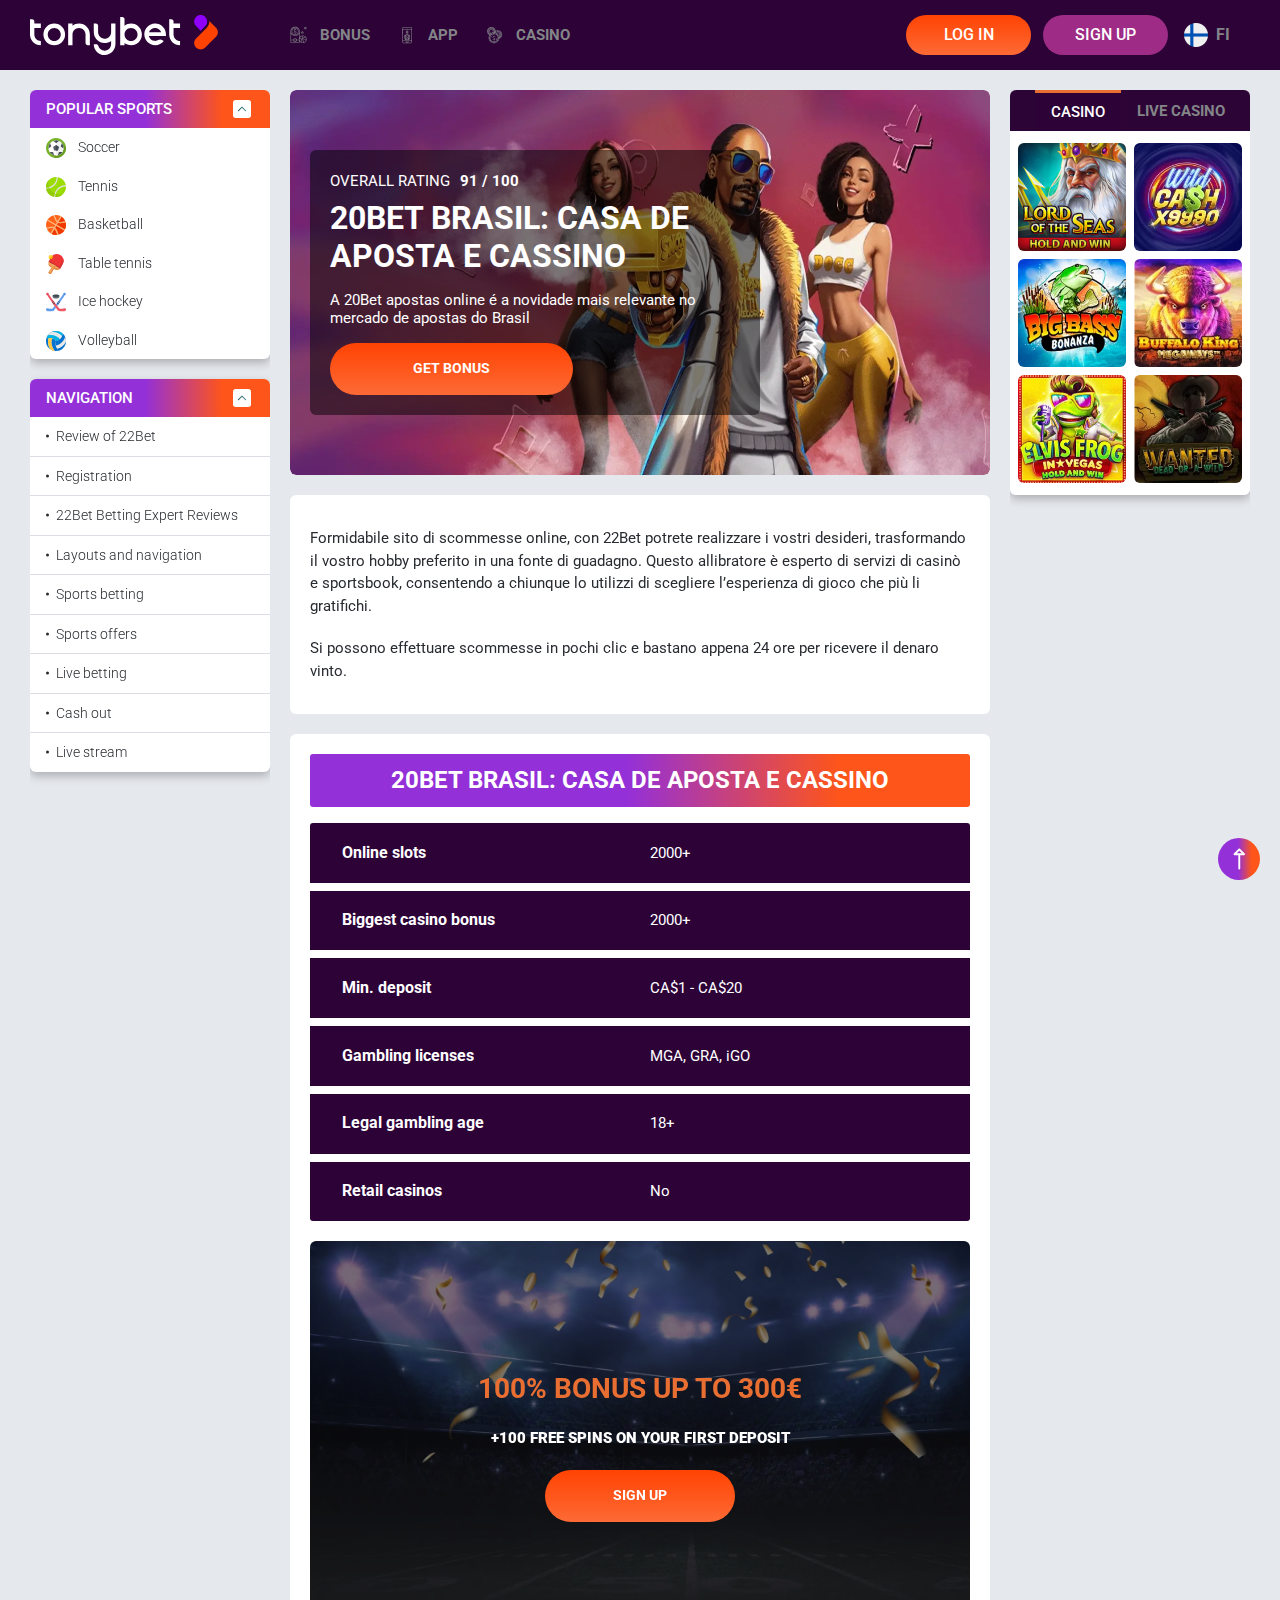
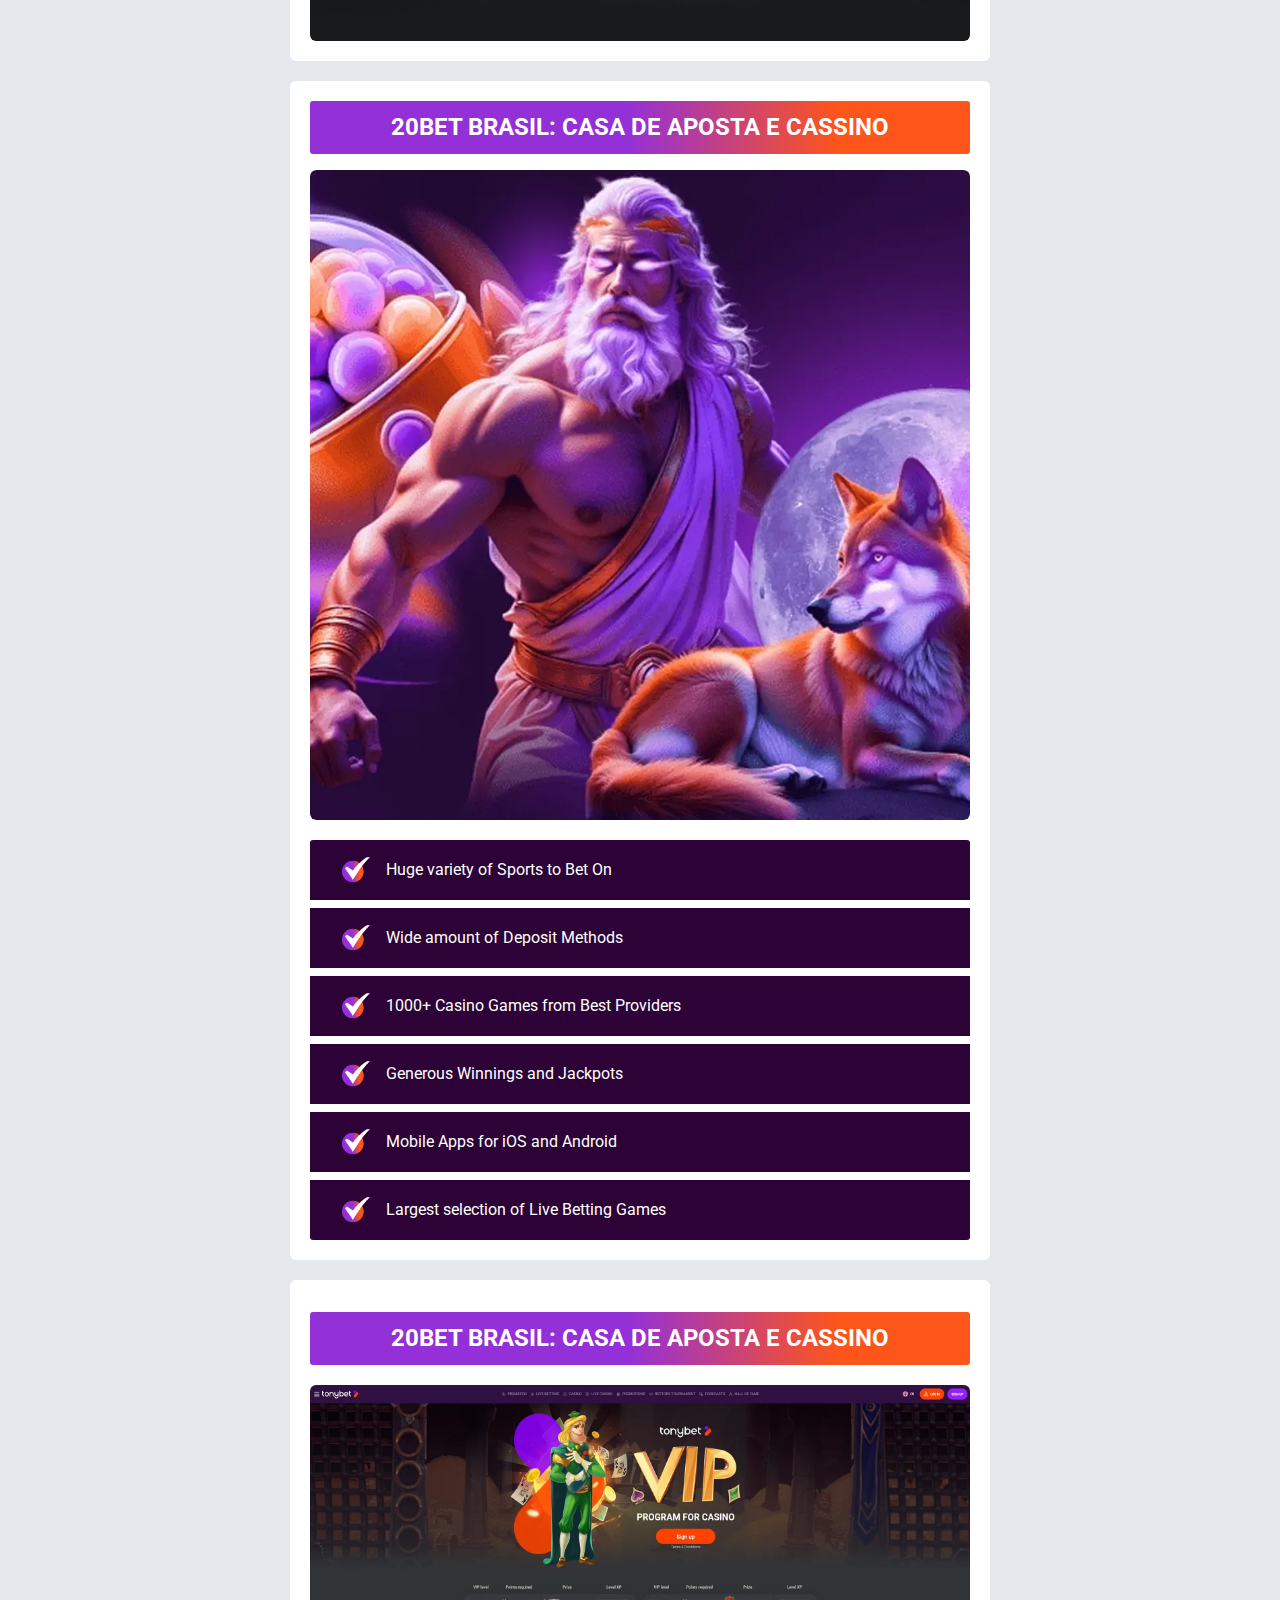
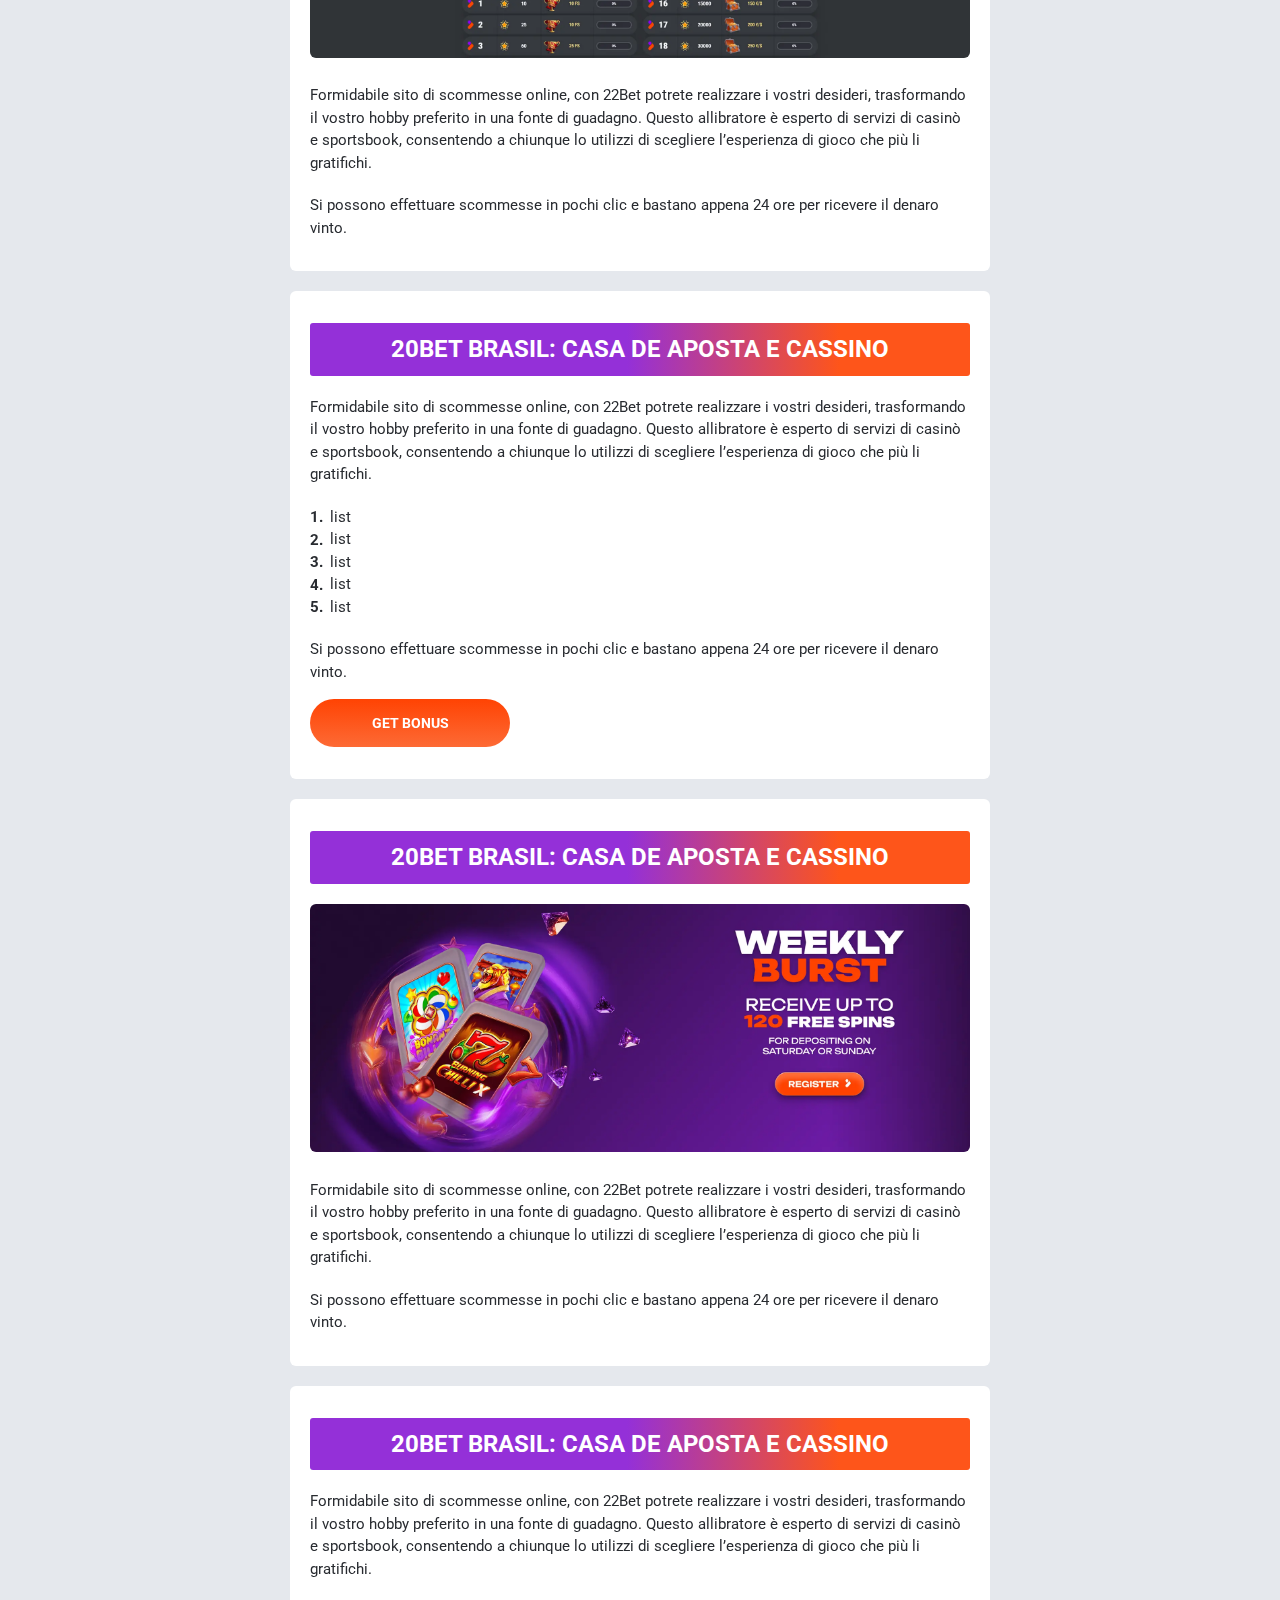
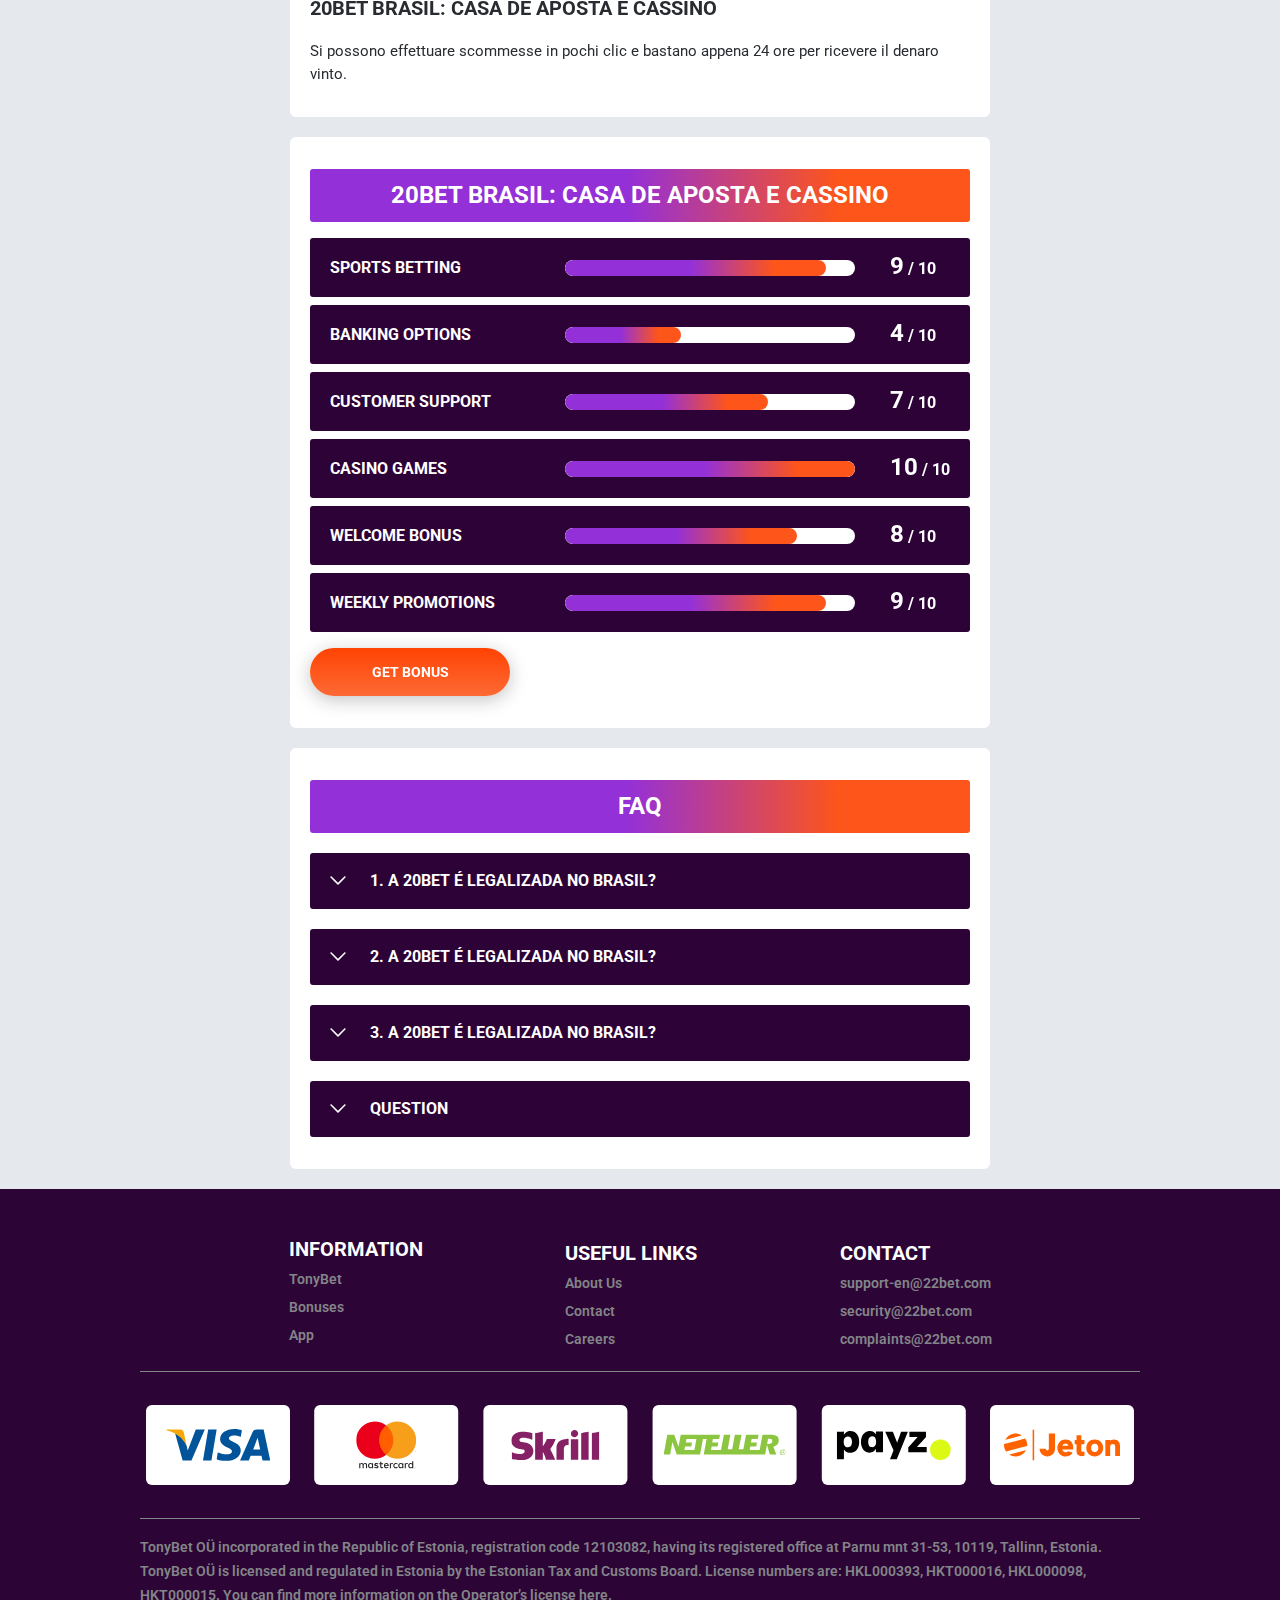
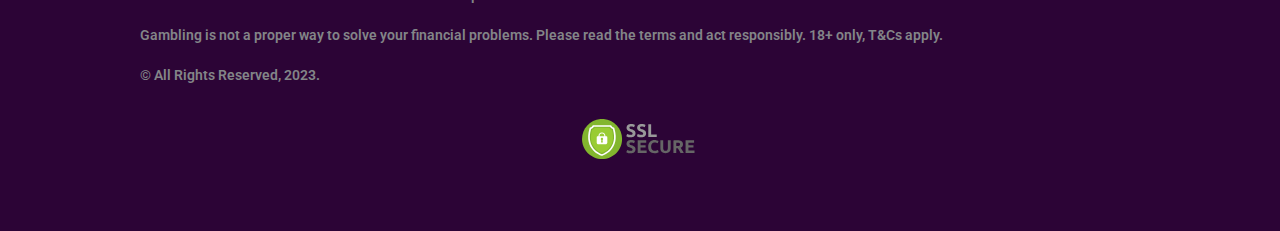
<file: index.html>
<!DOCTYPE html>
<html lang="fi">
  <head>
    <meta charset="UTF-8" />

    <meta name="viewport" content="width=device-width, initial-scale=1.0" />
    <title>20Bet Brasil: Casa de 
Aposta e Cassino</title>
    <meta name="description" content />
    <meta property="og:site_name" content />
    <meta property="og:title" content />
    <meta property="og:type" content="website" />
    <meta property="og:url" content />
    <meta property="og:image" content />
    <meta property="og:image:alt" content />
    <meta property="og:locale" content="fi" />
    <meta property="og:description" content />
    <link rel="preconnect" href="https://fonts.googleapis.com" />
    <link rel="preconnect" href="https://fonts.gstatic.com" crossorigin />
    <link
      href="https://fonts.googleapis.com/css2?family=Poppins&family=Roboto:wght@400;500;700&display=swap"
      rel="stylesheet"
    />
    <link rel="stylesheet" href="./css/reset.css" />
    <link rel="stylesheet" href="./css/main.css" />
    <link rel="stylesheet" href="./css/media.css" />
    <link rel="icon" href="./images/favicon.png" type="image/x-icon" />
    <script
      src="https://code.jquery.com/jquery-3.6.1.min.js"
      integrity="sha256-o88AwQnZB+VDvE9tvIXrMQaPlFFSUTR+nldQm1LuPXQ="
      crossorigin="anonymous"
    ></script>
  </head>
  <body>
    <header class="header">
      <section class="content header__content">
        <a href="./index.html" class="logo header__logo"
          ><img src="./images/header/logo.svg" alt="logo" title
        /></a>
        <button class="header__btn-menu">
          <svg
            width="16px"
            height="16px"
            viewBox="0 0 16 16"
            xmlns="http://www.w3.org/2000/svg"
          >
            <rect y="0" width="16" height="3" rx="1.5"></rect>
            <rect y="6.5" width="16" height="3" rx="1.5"></rect>
            <rect y="13" width="16" height="3" rx="1.5"></rect>
          </svg>
        </button>

       
        <nav class="menu header__menu">
          <ul class="header__menu-list">
            <li>
              <a href="./bonus.html">
                <span>Bonus</span>
              </a>
            </li>
            <li>
              <a href="./app.html">
                <span>App</span>
              </a>
            </li>
             <li>
              <a href="./casino.html">
                <span>Casino</span>
              </a>
            </li>
          </ul>
          <div class="header__button header__button-menu">
            <a href="#" class="button button__login-menu">log in</a>
            <a href="#" class="button button__menu">sign up</a>
          </div>
        </nav>

       

        <a href="#" class="button button__login">log in</a>
        <a href="#" class="button button__singup">sign up</a>
         <a href="" class="header__flag">
          <span><img src="./images/header/flag.png" alt="flag" title /></span>
          <span>fi</span>
        </a>
      </section>
    </header>
    <main class="main home">
      <section class="main__wrap">
        <aside class="sidebar sidebar-left">
          <div class="sidebar-left__quik">
            <div class="menu__links-desk">Popular sports</div>
            <ul class="menu__links">
              <li>
                <a href="#"
                  ><img
                    src="./images/left-menu/soccer.svg"
                    alt="Soccer"
                    title
                  />Soccer</a
                >
              </li>
              <li>
                <a href="#"
                  ><img
                    src="./images/left-menu/tennis.svg"
                    alt="Tennis"
                    title
                  />Tennis</a
                >
              </li>
              <li>
                <a href="#"
                  ><img
                    src="./images/left-menu/basketball.svg"
                    alt="Basketball"
                    title
                  />Basketball</a
                >
              </li>
              <li>
                <a href="#"
                  ><img
                    src="./images/left-menu/table-tennis.svg"
                    alt="Table tennis"
                    title
                  />Table tennis</a
                >
              </li>
              <li>
                <a href="#"
                  ><img
                    src="./images/left-menu/hockey.svg"
                    alt="Ice hockey"
                    title
                  />Ice hockey</a
                >
              </li>
              <li>
                <a href="#"
                  ><img
                    src="./images/left-menu/volleyball.svg"
                    alt="Volleyball"
                    title
                  />Volleyball</a
                >
              </li>
            </ul>
          </div>

          <div class="sidebar-left__review">
            <div class="menu__review-desk">Navigation</div>
            <ul class="menu__review">
              <li><a href="#">Review of 22Bet</a></li>
              <li><a href="#">Registration</a></li>
              <li>
                <a href="#">22Bet Betting Expert Reviews</a>
              </li>
              <li><a href="#">Layouts and navigation</a></li>
              <li><a href="#">Sports betting</a></li>
              <li><a href="#">Sports offers</a></li>
              <li><a href="#">Live betting</a></li>
              <li><a href="#">Cash out</a></li>
              <li><a href="#">Live stream</a></li>
            </ul>
          </div>
        </aside>
        <section class="content__wrapper">
          <section class="content hero">
            <div class="background">
              <img src="./images/main/bg-main.webp" alt="hero" title />
             
            </div>
            <div class="hero__wrapper">
              <div class="hero__data">
                <div class="hero__rating">
                  <p>Overall Rating</p>

                  <span>
                    <span>91</span>
                    <span>/</span>
                    <span>100</span>
                  </span>
                </div>
                <h1 class="title general hero__title">
                20Bet Brasil: Casa de 
Aposta e Cassino
                </h1>
<p class="hero__text">A 20Bet apostas online é a novidade mais relevante 
no mercado de apostas do Brasil</p>
                <a href="#" class="button hero__button">get bonus</a>
              </div>
            </div>
          </section>
          <section class="content menu-review__content">
            <div class="menu__review-desk menu__review-content">
            Navigation
            </div>
            <ul class="menu__review menu__review-list">
              <li><a href="#">Review of 22Bet</a></li>
              <li><a href="#">Registration</a></li>
              <li><a href="#">22Bet Betting Expert Reviews</a></li>
              <li><a href="#">Layouts and navigation</a></li>
              <li><a href="#">Sports betting</a></li>
              <li><a href="#">Sports offers</a></li>
              <li><a href="#">Live betting</a></li>
              <li><a href="#">Cash out</a></li>
              <li><a href="#">Live stream</a></li>
            </ul>
          </section>
          <section class="content article">
            <p>
              Formidabile sito di scommesse online, con 22Bet potrete realizzare
              i vostri desideri, trasformando il vostro hobby preferito in una
              fonte di guadagno. Questo allibratore è esperto di servizi di
              casinò e sportsbook, consentendo a chiunque lo utilizzi di
              scegliere l’esperienza di gioco che più li gratifichi.
            </p>
            <p>
              Si possono effettuare scommesse in pochi clic e bastano appena 24
              ore per ricevere il denaro vinto.
            </p>
          </section>
          <section class="content features">
             <h2 class="title high features__title">
              20Bet Brasil: Casa de Aposta e Cassino
            </h2>
           <div class="features__content">
             <div class="features__list">
              
                <table class="features__table">
                  <tbody>
                    <tr>
                      <td>Online slots</td>
                      <td>2000+</td>
                    </tr>
                    <tr>
                      <td>Biggest casino bonus</td>
                      <td>2000+</td>
                    </tr>
                    <tr>
                      <td>Min. deposit</td>
                      <td>CA$1 - CA$20</td>
                    </tr>

                    <tr>
                      <td>Gambling licenses</td>
                      <td>MGA, GRA, iGO</td>
                    </tr>
                    <tr>
                      <td>Legal gambling age</td>
                      <td>18+</td>
                    </tr>
                    <tr>
                      <td>Retail casinos</td>
                      <td>No</td>
                    </tr>
                  </tbody>
                </table>
              
            </div>
               <section class="content banner banner__features">
            <div class="background banner__backgroud">
              <img class="banner__image" src="./images/main/banner-main.webp" alt="banner" title />
               <!-- <img class="banner__image-main" src="./images/main/banner-main1.webp" alt="banner" title /> -->
            </div>
            <div class="banner__info">
             
             <h2 class="title high banner__title">
  <span class="main-offer">
    100% BONUS UP TO 300€
  </span>
  <strong class="sub-offer">
    +100 free spins on your first deposit
  </strong>
</h2>

              <a href="#" class="button banner__button">sign up</a>
            </div>
          </section>
           </div>
          </section>
 <section class="content features">
             <h2 class="title high features__title">
              20Bet Brasil: Casa de Aposta e Cassino
            </h2>
           <div class="features__content">
             <section class="content banner banner-last">
            <div class="background banner__backgroud">
              <img class="banner__image-first" src="./images/main/banner-main1.webp" alt="banner" title />
              
            </div>
           
          </section>
             <div class="features__list">
              <div class="features__info">
                <ul>
                  <li><img src="./images/main/features-icon.svg" alt="icon" title="">Huge variety of Sports to Bet On</li>
                  <li><img src="./images/main/features-icon.svg" alt="icon" title="">Wide amount of Deposit Methods</li>
                  <li><img src="./images/main/features-icon.svg" alt="icon" title="">1000+ Casino Games from Best Providers</li>
                  <li><img src="./images/main/features-icon.svg" alt="icon" title="">Generous Winnings and Jackpots</li>
                  <li><img src="./images/main/features-icon.svg" alt="icon" title="">Mobile Apps for iOS and Android</li>
                  <li><img src="./images/main/features-icon.svg" alt="icon" title="">Largest selection of Live Betting Games</li>
                </ul>
              
              </div>
               
             </div>
            
           </div>
 </section>
       
          <section class="content article">
            <h2 class="title high article__title">
              20Bet Brasil: Casa de Aposta e Cassino
            </h2>
 <div class="images">
              <img src="./images/main/image1-main.webp" alt="banner" title />
            </div>
            <p>
              Formidabile sito di scommesse online, con 22Bet potrete realizzare
              i vostri desideri, trasformando il vostro hobby preferito in una
              fonte di guadagno. Questo allibratore è esperto di servizi di
              casinò e sportsbook, consentendo a chiunque lo utilizzi di
              scegliere l’esperienza di gioco che più li gratifichi.
            </p>
            <p>
              Si possono effettuare scommesse in pochi clic e bastano appena 24
              ore per ricevere il denaro vinto.
            </p>
           
          </section>
   
           
          <section class="content article">
            <h2 class="title high article__title">
              20Bet Brasil: Casa de Aposta e Cassino
            </h2>
            <p>
              Formidabile sito di scommesse online, con 22Bet potrete realizzare
              i vostri desideri, trasformando il vostro hobby preferito in una
              fonte di guadagno. Questo allibratore è esperto di servizi di
              casinò e sportsbook, consentendo a chiunque lo utilizzi di
              scegliere l’esperienza di gioco che più li gratifichi.
            </p>
            <ol>
              <li>list</li>
              <li>list</li>
              <li>list</li>
               <li>list</li>
              <li>list</li>
            </ol>
            <p>
              Si possono effettuare scommesse in pochi clic e bastano appena 24
              ore per ricevere il denaro vinto.
            </p>
            <a href="#" class="button ">get bonus</a>
          </section>
          <section class="content article">
            <h2 class="title high article__title">
              20Bet Brasil: Casa de Aposta e Cassino
            </h2>
<div class="images">
              <img src="./images/main/image2-main.webp" alt="banner" title />
            </div>
            <p>
              Formidabile sito di scommesse online, con 22Bet potrete realizzare
              i vostri desideri, trasformando il vostro hobby preferito in una
              fonte di guadagno. Questo allibratore è esperto di servizi di
              casinò e sportsbook, consentendo a chiunque lo utilizzi di
              scegliere l’esperienza di gioco che più li gratifichi.
            </p>
            <p>
              Si possono effettuare scommesse in pochi clic e bastano appena 24
              ore per ricevere il denaro vinto.
            </p>
            
          </section>
          <section class="content article">
            <h2 class="title high article__title">
              20Bet Brasil: Casa de Aposta e Cassino
            </h2>

         
            <p>
              Formidabile sito di scommesse online, con 22Bet potrete realizzare
              i vostri desideri, trasformando il vostro hobby preferito in una
              fonte di guadagno. Questo allibratore è esperto di servizi di
              casinò e sportsbook, consentendo a chiunque lo utilizzi di
              scegliere l’esperienza di gioco che più li gratifichi.
            </p>
            <h3>20Bet Brasil: Casa de Aposta e Cassino</h3>
            <p>
              Si possono effettuare scommesse in pochi clic e bastano appena 24
              ore per ricevere il denaro vinto.
            </p>
            
          </section>
         <section class="content ratings">
            <h2 class="title high ratings__title">20Bet Brasil: Casa de Aposta e Cassino</h2>
          
            <ul class="ratings__list">
              <li>
                <div  class="ratings__info">
                  <span class="ratings__data">
                    <span>9</span>
                    <span>/</span>
                    <span>10</span>
                  </span>
                   <div class="ratings__img">
                     <span style="width: 90%"></span>
                
                  </div>
                  <p>Sports betting</p>
              
                </div>
                
              </li>
              <li>
                <div class="ratings__info">
                  <span class="ratings__data">
                    <span>4</span>
                    <span>/</span>
                    <span>10</span>
                  </span>
                    <div class="ratings__img">
                     <span style="width: 40%"></span>
                
                  </div>
                  <p>Banking options</p>
                  
                </div>
                
              </li>
              <li>
                <div class="ratings__info">
                  <span class="ratings__data">
                    <span>7</span>
                    <span>/</span>
                    <span>10</span>
                  </span>
                 <div class="ratings__img">
                     <span style="width: 70%"></span>
                
                  </div>
                  <p>Customer support</p>
                  
                </div>
                
            </li>
            <li>
              <div class="ratings__info">
                <span class="ratings__data">
                  <span>10</span>
                  <span>/</span>
                  <span>10</span>
                </span>
                <div class="ratings__img">
                     <span style="width: 100%"></span>
                
                  </div> 
                <p>Casino games</p>
                
              </div>
              
             
            </li>
              <li>
                <div class="ratings__info">
                  <span class="ratings__data">
                    <span>8</span>
                    <span>/</span>
                    <span>10</span>
                  </span>
                 <div class="ratings__img">
                     <span style="width: 80%"></span>
                
                  </div>
                  <p>Welcome bonus</p>
                  
                </div>
                
              </li>
             

             
            <li>
              <div class="ratings__info">
                <span class="ratings__data">
                  <span>9</span>
                  <span>/</span>
                  <span>10</span>
                </span>
               <div class="ratings__img">
                     <span style="width: 90%"></span>
                
                  </div>
                <p>Weekly promotions</p>
                
              </div> 
             
            </li> 
          
            </ul>
           
          

            <a href="#" class="button ratings__button">get bonus</a>
          </section>
       
          <section class="content faq">
            <h2 class="title high faq__title">faq</h2>
            <ul class="faq__list">
              <li class="faq__item">
                <h3 class="title medium faq__subtitle js-button-expander">
                1. A 20Bet é legalizada no Brasil?
                </h3>
                <div class="faq__answer js-expand-content">
                  <p>
                   Sim, a casa de apostas tem licença emitida por Curaçao, que é reconhecida no Brasil e a permite atuar por aqui.
                  </p>
                </div>
              </li>
              <li class="faq__item">
                <h3 class="title medium faq__subtitle js-button-expander">
                 2.  A 20Bet é legalizada no Brasil?
                </h3>
                <div class="faq__answer js-expand-content">
                  <p>
                 Sim, a casa de apostas tem licença emitida por Curaçao, que é reconhecida no Brasil e a permite atuar por aqui.
                  </p>
                </div>
              </li>
                <li class="faq__item">
                <h3 class="title medium faq__subtitle js-button-expander">
                 3.  A 20Bet é legalizada no Brasil?
                </h3>
                <div class="faq__answer js-expand-content">
                  <p>
                 Sim, a casa de apostas tem licença emitida por Curaçao, que é reconhecida no Brasil e a permite atuar por aqui.
                  </p>
                </div>
              </li>
              <li class="faq__item">
                <h3 class="title medium faq__subtitle js-button-expander">
                Question
                </h3>
                <div class="faq__answer js-expand-content">
                  <p>
                   Sim, a casa de apostas tem licença emitida por Curaçao, que é reconhecida no Brasil e a permite atuar por aqui.
                  </p>
                </div>
              </li>
              
            </ul>
          </section>
        </section>
         <aside class="sidebar sidebar-right">
          
          <div class="sidebar-right__desk">
            <div class="menu__wrap">
              <div class="menu__cards">Casino</div>
              <div class="menu__cards-live">Live Casino</div>
            </div>
            <ul class="menu__casino">
              <li>
                <a href="#"
                  >
                  <img
                    src="./images/right-gallery/casino1.png"
                    alt="gallery-casino"
                    title
                />
                
  </a><div class="casino__hover">
                  <h2>Wild Cash</h2>
        <a href="#" class="casino__hover-link">Sign up</a>
        <p>or</p>
        <a href="#" class="button  casino__button">Log in</a>
    </div>
              
              </li>
              <li>
                <a href="#"
                  ><img
                    src="./images/right-gallery/casino2.png"
                    alt="gallery-casino"
                    title
                />
              </a>
              <div class="casino__hover">
                  <h2>Wild Cash</h2>
        <a href="#" class="casino__hover-link">Sign up</a>
        <p>or</p>
        <a href="#" class="button  casino__button">Log in</a>
    </div>
              </li>
              <li>
                <a href="#"
                  ><img
                    src="./images/right-gallery/casino3.png"
                    alt="gallery-casino"
                    title
                /></a>
                <div class="casino__hover">
                  <h2>Wild Cash</h2>
        <a href="#" class="casino__hover-link">Sign up</a>
        <p>or</p>
        <a href="#" class="button  casino__button">Log in</a>
    </div>
              </li>
              <li>
                <a href="#"
                  ><img
                    src="./images/right-gallery/casino4.png"
                    alt="gallery-casino"
                    title
                /></a>
                <div class="casino__hover">
                  <h2>Wild Cash</h2>
        <a href="#" class="casino__hover-link">Sign up</a>
        <p>or</p>
        <a href="#" class="button  casino__button">Log in</a>
    </div>
              </li>
              <li>
                <a href="#"
                  ><img
                    src="./images/right-gallery/casino5.png"
                    alt="gallery-casino"
                    title
                /></a>
                <div class="casino__hover">
                  <h2>Wild Cash</h2>
        <a href="#" class="casino__hover-link">Sign up</a>
        <p>or</p>
        <a href="#" class="button  casino__button">Log in</a>
    </div>
              </li>
              <li>
                <a href="#"
                  ><img
                    src="./images/right-gallery/casino6.png"
                    alt="gallery-casino"
                    title
                /></a>
                <div class="casino__hover">
                  <h2>Wild Cash</h2>
        <a href="#" class="casino__hover-link">Sign up</a>
        <p>or</p>
        <a href="#" class="button  casino__button">Log in</a>
    </div>
              </li>
            </ul>
          </div>
        </aside>
        <div class="" onclick="scrollToTop()">
          <button class="main__arrow" id="scrollToTopBtn"></button>
        </div>
      </section>
    </main>
    <footer class="footer">
      <section class="content footer__content">
        <ul class="footer__menu">
          <li>
            <div>Information</div>
            <ul class="footer__info">
              <li><a href="#">TonyBet</a></li>
              <li><a href="#">Bonuses</a></li>
              <li><a href="#">App</a></li>
            </ul>
          </li>
          <li>
            <div>Useful Links</div>
            <ul class="footer__info">
              <li><a href="#">About Us</a></li>
              <li><a href="#">Contact</a></li>
              <li><a href="#">Careers</a></li>
            </ul>
          </li>
          <li>
            <div>Contact</div>
            <ul class="footer__info">
              <li>
                <a href="mailto:support-en@22bet.com">support-en@22bet.com</a>
              </li>
              <li>
                <a href="mailto:security@22bet.com">security@22bet.com</a>
              </li>
              <li>
                <a href="mailto:complaints@22bet.com">complaints@22bet.com</a>
              </li>
            </ul>
          </li>
        </ul>

        <ul class="footer__cards-list">
          <li>
            <a href="#"
              ><img src="./images/footer/visa.svg" alt="cardvisa" title
            /></a>
          </li>
          <li>
            <a href="#"
              ><img src="./images/footer/mastercard.svg" alt="mastercard" title
            /></a>
          </li>
         
          <li>
            <a href="#"
              ><img src="./images/footer/skrill.svg" alt="skrill" title
            /></a>
          </li>
          <li>
            <a href="#"
              ><img src="./images/footer/neteller.svg" alt="neteller" title
            /></a>
          </li>
          <li>
            <a href="#"
              ><img src="./images/footer/payz.svg" alt="payz" title
            /></a>
          </li>
          <li>
            <a href="#"
              ><img src="./images/footer/jeton.svg" alt="jetonbank" title
            /></a>
          </li>
         
        </ul>

        <div class="footer__wrapp">
          <div class="footer__text">
            <p>
              TonyBet OÜ incorporated in the Republic of Estonia, registration code 12103082, having its registered office at Parnu mnt 31-53, 10119, Tallinn, Estonia. TonyBet OÜ is licensed and regulated in Estonia by the Estonian Tax and Customs Board. License numbers are: HKL000393, HKT000016, HKL000098, HKT000015. You can find more information on the Operator’s license here.
            </p>
            
        <p>Gambling is not a proper way to solve your financial problems. Please read the terms and act responsibly. 18+ only, T&Cs apply.</p>
          <p>&copy; All Rights Reserved, 2023.</p>
          </div>
          <div class="footer__secure">
            <img src="./images/footer/ssl.svg" alt="ssl" title />
          </div>
        
      </section>
    </footer>
    <script src="./js/arrowUp.js" defer></script>
    <script src="./js/sidebar.js" defer></script>
    <script src="./js/expander.js" defer></script>
    <script src="./js/mobile-menu.js" defer></script>
  </body>
</html>
</file>
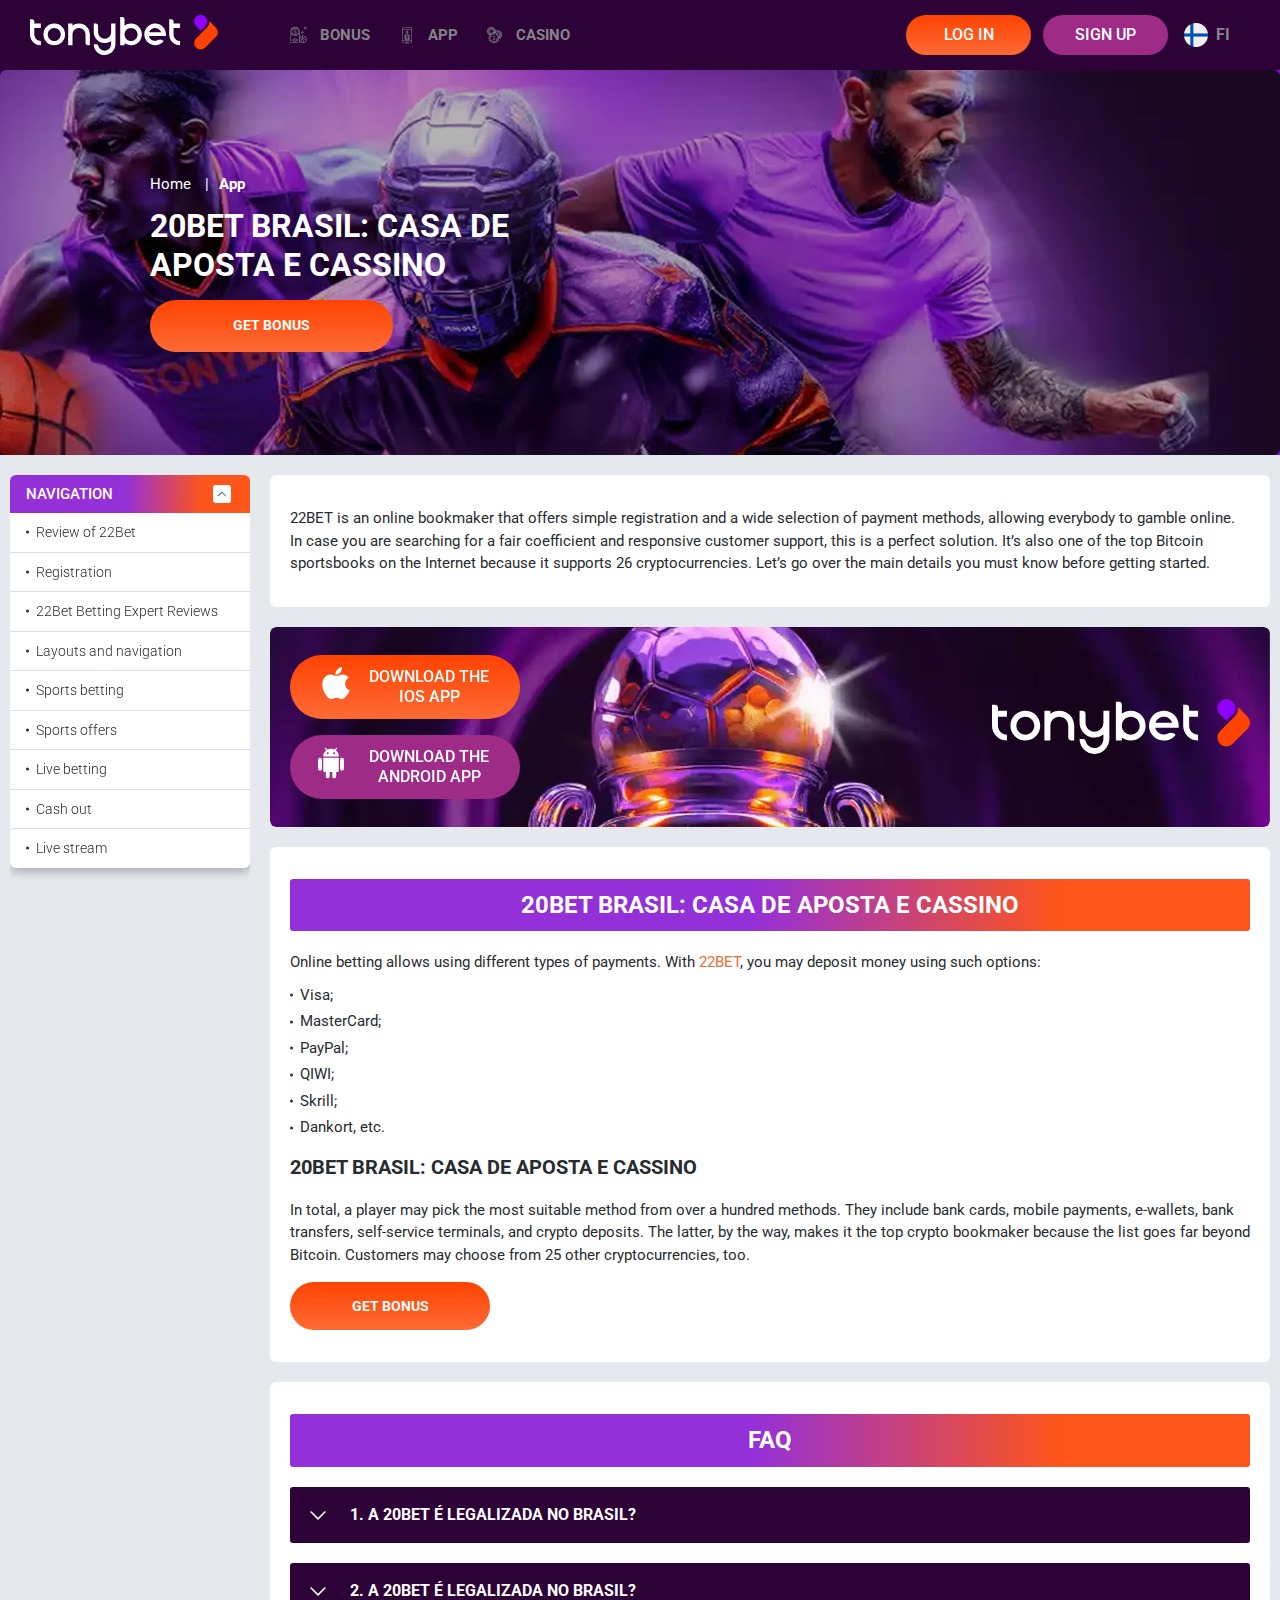
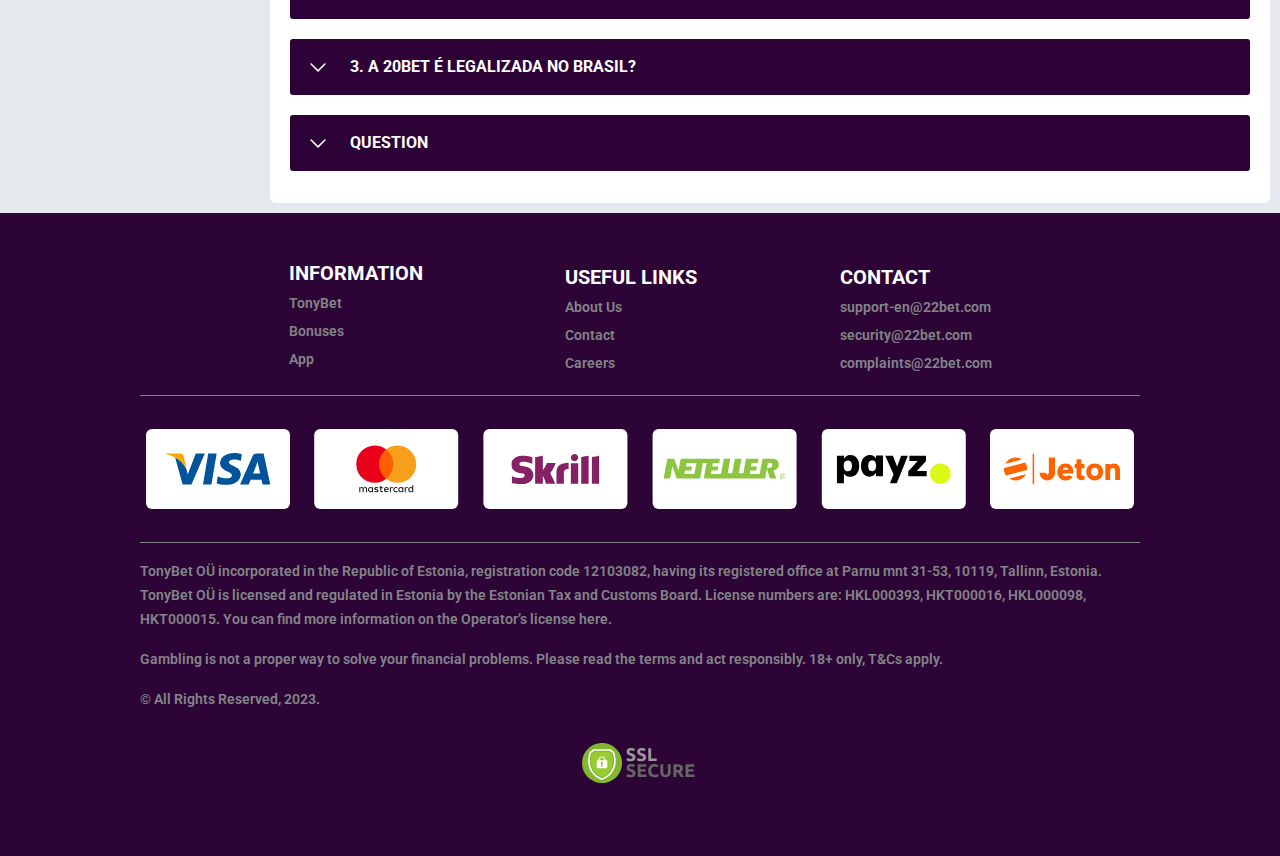
<file: app.html>
<!DOCTYPE html>
<html lang="fi">
  <head>
    <meta charset="UTF-8" />

    <meta name="viewport" content="width=device-width, initial-scale=1.0" />
    <title>20Bet Brasil: Casa de 
Aposta e Cassino </title>
    <meta name="description" content />
    <meta property="og:site_name" content />
    <meta property="og:title" content />
    <meta property="og:type" content="website" />
    <meta property="og:url" content />
    <meta property="og:image" content />
    <meta property="og:image:alt" content />
    <meta property="og:locale" content="fi" />
    <meta property="og:description" content />
    <link rel="preconnect" href="https://fonts.googleapis.com" />
    <link rel="preconnect" href="https://fonts.gstatic.com" crossorigin />
    <link
      href="https://fonts.googleapis.com/css2?family=Poppins&family=Roboto:wght@400;500;700&display=swap"
      rel="stylesheet"
    />
    <link rel="stylesheet" href="./css/reset.css" />
    <link rel="stylesheet" href="./css/main.css" />
    <link rel="stylesheet" href="./css/media.css" />
    <link rel="icon" href="./images/favicon.png" type="image/x-icon" />
      <script
    src="https://code.jquery.com/jquery-3.6.1.min.js"
    integrity="sha256-o88AwQnZB+VDvE9tvIXrMQaPlFFSUTR+nldQm1LuPXQ="
    crossorigin="anonymous"
  ></script>
  </head>
  <body>
    <header class="header">
      <section class="content header__content">
        <a href="./index.html" class="logo header__logo"
          ><img src="./images/header/logo.svg" alt="logo" title
        /></a>
        <button class="header__btn-menu">
          <svg
            width="16px"
            height="16px"
            viewBox="0 0 16 16"
            xmlns="http://www.w3.org/2000/svg"
          >
            <rect y="0" width="16" height="3" rx="1.5"></rect>
            <rect y="6.5" width="16" height="3" rx="1.5"></rect>
            <rect y="13" width="16" height="3" rx="1.5"></rect>
          </svg>
        </button>

       
        <nav class="menu header__menu">
          <ul class="header__menu-list">
            <li>
              <a href="./bonus.html">
                <span>Bonus</span>
              </a>
            </li>
            <li>
              <a href="./app.html">
                <span>App</span>
              </a>
            </li>
             <li>
              <a href="./casino.html">
                <span>Casino</span>
              </a>
            </li>
          </ul>
          <div class="header__button header__button-menu">
            <a href="#" class="button button__login-menu">log in</a>
            <a href="#" class="button button__menu">sign up</a>
          </div>
        </nav>

       

        <a href="#" class="button button__login">log in</a>
        <a href="#" class="button button__singup">sign up</a>
         <a href="" class="header__flag">
          <span><img src="./images/header/flag.png" alt="flag" title /></span>
          <span>fi</span>
        </a>
      </section>
    </header>
    <main class="main home main-page">
      <section class="hero hero__page">
        <div class="background background-page">
          <img src="./images/app/bg-app.webp" alt="hero" title />
          
        </div>
        <div class="hero__wrapper hero__wrapper-page">
          <div class="hero__data hero__data-page">
            <ul
              class="breadcrumbs"
             
            >
              <li
              
              >
                <a href="#" >
                  <span >Home</span></a
                >
             
              </li>
              <li
                
              >
                <a href="#" >
                  <span >App</span></a
                >
              
              </li>
            </ul>
            <h1 class="title general hero__title">
              20Bet Brasil: Casa de 
Aposta e Cassino
            </h1>
            <a href="#" class="button hero__button">get bonus</a>
          </div>
        </div>
      </section>
      <section class="main__wrap main__wrap-page">
        <aside class="sidebar sidebar-left sidebar-left-page">
          <div class="sidebar-left__review">
            <div class="menu__review-desk">Navigation</div>
            <ul class="menu__review">
              <li><a href="#">Review of 22Bet</a></li>
              <li><a href="#">Registration</a></li>
              <li><a href="#">22Bet Betting Expert Reviews</a></li>
              <li><a href="#">Layouts and navigation</a></li>
              <li><a href="#">Sports betting</a></li>
              <li><a href="#">Sports offers</a></li>
              <li><a href="#">Live betting</a></li>
              <li><a href="#">Cash out</a></li>
              <li><a href="#">Live stream</a></li>
            </ul>
          </div>
        </aside>
        <section class="content__wrapper content__wrapper-page">
          <section class="content menu-review__content">
            <div class="menu__review-desk menu__review-content">
              Navigation
            </div>
            <ul class="menu__review menu__review-list">
              <li><a href="#">Review of 22Bet</a></li>
              <li><a href="#">Registration</a></li>
              <li><a href="#">22Bet Betting Expert Reviews</a></li>
              <li><a href="#">Layouts and navigation</a></li>
              <li><a href="#">Sports betting</a></li>
              <li><a href="#">Sports offers</a></li>
              <li><a href="#">Live betting</a></li>
              <li><a href="#">Cash out</a></li>
              <li><a href="#">Live stream</a></li>
            </ul>
          </section>
          <section class="content article">
            <p>
             22BET is an online bookmaker that offers simple registration and a wide selection of payment methods, allowing everybody to gamble online. In case you are searching for a fair coefficient and responsive customer support, this is a perfect solution. It’s also one of the top Bitcoin sportsbooks on the Internet because it supports 26 cryptocurrencies. Let’s go over the main details you must know before getting started.
            </p>
           
          </section>
          <section class="content  banner__app">
            <div class="background banner__background-app">
              <img src="./images/app/banner-app.webp" alt="banner" title />
              
            </div>
            <div class="banner__content banner__content-app">
               <a href="#" class="logo banner__logo"
          ><img src="./images/app/logo-app.svg" alt="logo" title
        /></a>
              <div class="button__wrap-app">
                <a href="#" class="banner__btn banner__btn-app">
                  <img src="./images/app/apple.svg" alt="" title>
                Download 
                the IOS app
                </a>
                <a href="#" class="banner__btn banner__btn-android"
                  > <img src="./images/app/android.svg" alt="" title>Download  the Android app</a
                >
              </div>
             
           
            </div>
          </section>

          <section class="content article">
            <h2 class="title high article__title">
              20Bet Brasil: Casa de Aposta e Cassino
            </h2>
            <p>
              Online betting allows using different types of payments. With <a href="#">22BET</a>, you may deposit money using such options:
            </p>
            <ul class="article__list">
              <li>Visa;</li>
              <li>MasterCard;</li>
              <li>PayPal;</li>
              <li> QIWI;</li>
              <li>Skrill;</li>
              <li>Dankort, etc.</li>
            </ul>
<h3>20Bet Brasil: Casa de Aposta e Cassino</h3>
            <p>
              In total, a player may pick the most suitable method from over a hundred methods. They include bank cards, mobile payments, e-wallets, bank transfers, self-service terminals, and crypto deposits. The latter, by the way, makes it the top crypto bookmaker because the list goes far beyond Bitcoin. Customers may choose from 25 other cryptocurrencies, too.
            </p>
            <a href="#" class="button article__button">get bonus</a>
          </section>

       <section class="content faq">
            <h2 class="title high faq__title">faq</h2>
            <ul class="faq__list">
              <li class="faq__item">
                <h3 class="title medium faq__subtitle js-button-expander">
                1. A 20Bet é legalizada no Brasil?
                </h3>
                <div class="faq__answer js-expand-content">
                  <p>
                   Sim, a casa de apostas tem licença emitida por Curaçao, que é reconhecida no Brasil e a permite atuar por aqui.
                  </p>
                </div>
              </li>
              <li class="faq__item">
                <h3 class="title medium faq__subtitle js-button-expander">
                 2.  A 20Bet é legalizada no Brasil?
                </h3>
                <div class="faq__answer js-expand-content">
                  <p>
                 Sim, a casa de apostas tem licença emitida por Curaçao, que é reconhecida no Brasil e a permite atuar por aqui.
                  </p>
                </div>
              </li>
                <li class="faq__item">
                <h3 class="title medium faq__subtitle js-button-expander">
                 3.  A 20Bet é legalizada no Brasil?
                </h3>
                <div class="faq__answer js-expand-content">
                  <p>
                 Sim, a casa de apostas tem licença emitida por Curaçao, que é reconhecida no Brasil e a permite atuar por aqui.
                  </p>
                </div>
              </li>
              <li class="faq__item">
                <h3 class="title medium faq__subtitle js-button-expander">
                Question
                </h3>
                <div class="faq__answer js-expand-content">
                  <p>
                   Sim, a casa de apostas tem licença emitida por Curaçao, que é reconhecida no Brasil e a permite atuar por aqui.
                  </p>
                </div>
              </li>
              
            </ul>
          </section>
        </section>
      </section>
    </main>
     <footer class="footer">
      <section class="content footer__content">
        <ul class="footer__menu">
          <li>
            <div>Information</div>
            <ul class="footer__info">
              <li><a href="#">TonyBet</a></li>
              <li><a href="#">Bonuses</a></li>
              <li><a href="#">App</a></li>
            </ul>
          </li>
          <li>
            <div>Useful Links</div>
            <ul class="footer__info">
              <li><a href="#">About Us</a></li>
              <li><a href="#">Contact</a></li>
              <li><a href="#">Careers</a></li>
            </ul>
          </li>
          <li>
            <div>Contact</div>
            <ul class="footer__info">
              <li>
                <a href="mailto:support-en@22bet.com">support-en@22bet.com</a>
              </li>
              <li>
                <a href="mailto:security@22bet.com">security@22bet.com</a>
              </li>
              <li>
                <a href="mailto:complaints@22bet.com">complaints@22bet.com</a>
              </li>
            </ul>
          </li>
        </ul>

        <ul class="footer__cards-list">
          <li>
            <a href="#"
              ><img src="./images/footer/visa.svg" alt="cardvisa" title
            /></a>
          </li>
          <li>
            <a href="#"
              ><img src="./images/footer/mastercard.svg" alt="mastercard" title
            /></a>
          </li>
         
          <li>
            <a href="#"
              ><img src="./images/footer/skrill.svg" alt="skrill" title
            /></a>
          </li>
          <li>
            <a href="#"
              ><img src="./images/footer/neteller.svg" alt="neteller" title
            /></a>
          </li>
          <li>
            <a href="#"
              ><img src="./images/footer/payz.svg" alt="payz" title
            /></a>
          </li>
          <li>
            <a href="#"
              ><img src="./images/footer/jeton.svg" alt="jetonbank" title
            /></a>
          </li>
         
        </ul>

        <div class="footer__wrapp">
          <div class="footer__text">
            <p>
              TonyBet OÜ incorporated in the Republic of Estonia, registration code 12103082, having its registered office at Parnu mnt 31-53, 10119, Tallinn, Estonia. TonyBet OÜ is licensed and regulated in Estonia by the Estonian Tax and Customs Board. License numbers are: HKL000393, HKT000016, HKL000098, HKT000015. You can find more information on the Operator’s license here.
            </p>
            
        <p>Gambling is not a proper way to solve your financial problems. Please read the terms and act responsibly. 18+ only, T&Cs apply.</p>
          <p>&copy; All Rights Reserved, 2023.</p>
          </div>
          <div class="footer__secure">
            <img src="./images/footer/ssl.svg" alt="ssl" title />
          </div>
        
      </section>
    </footer>

    <script src="./js/sidebar.js" defer></script>
    <script src="./js/expander.js" defer></script>
    <script src="./js/mobile-menu.js" defer></script>
  </body>
</html>
</file>
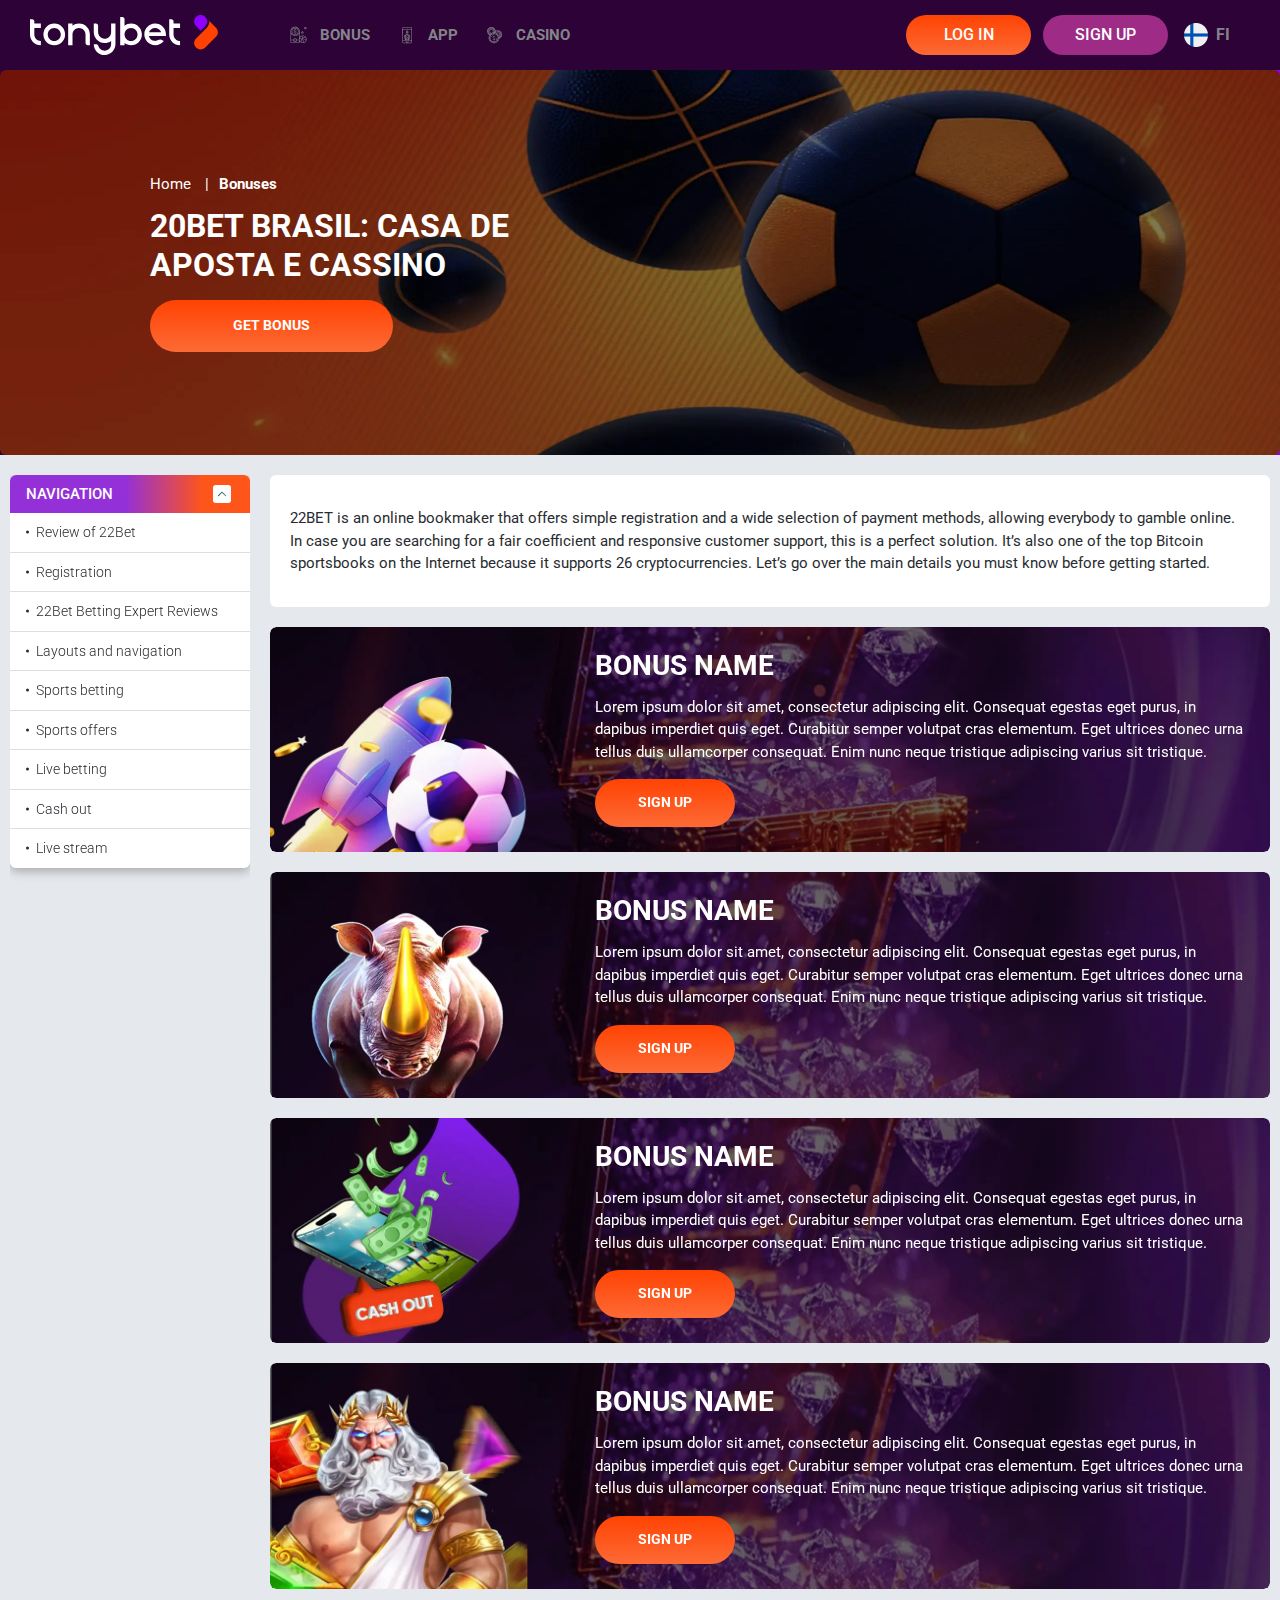
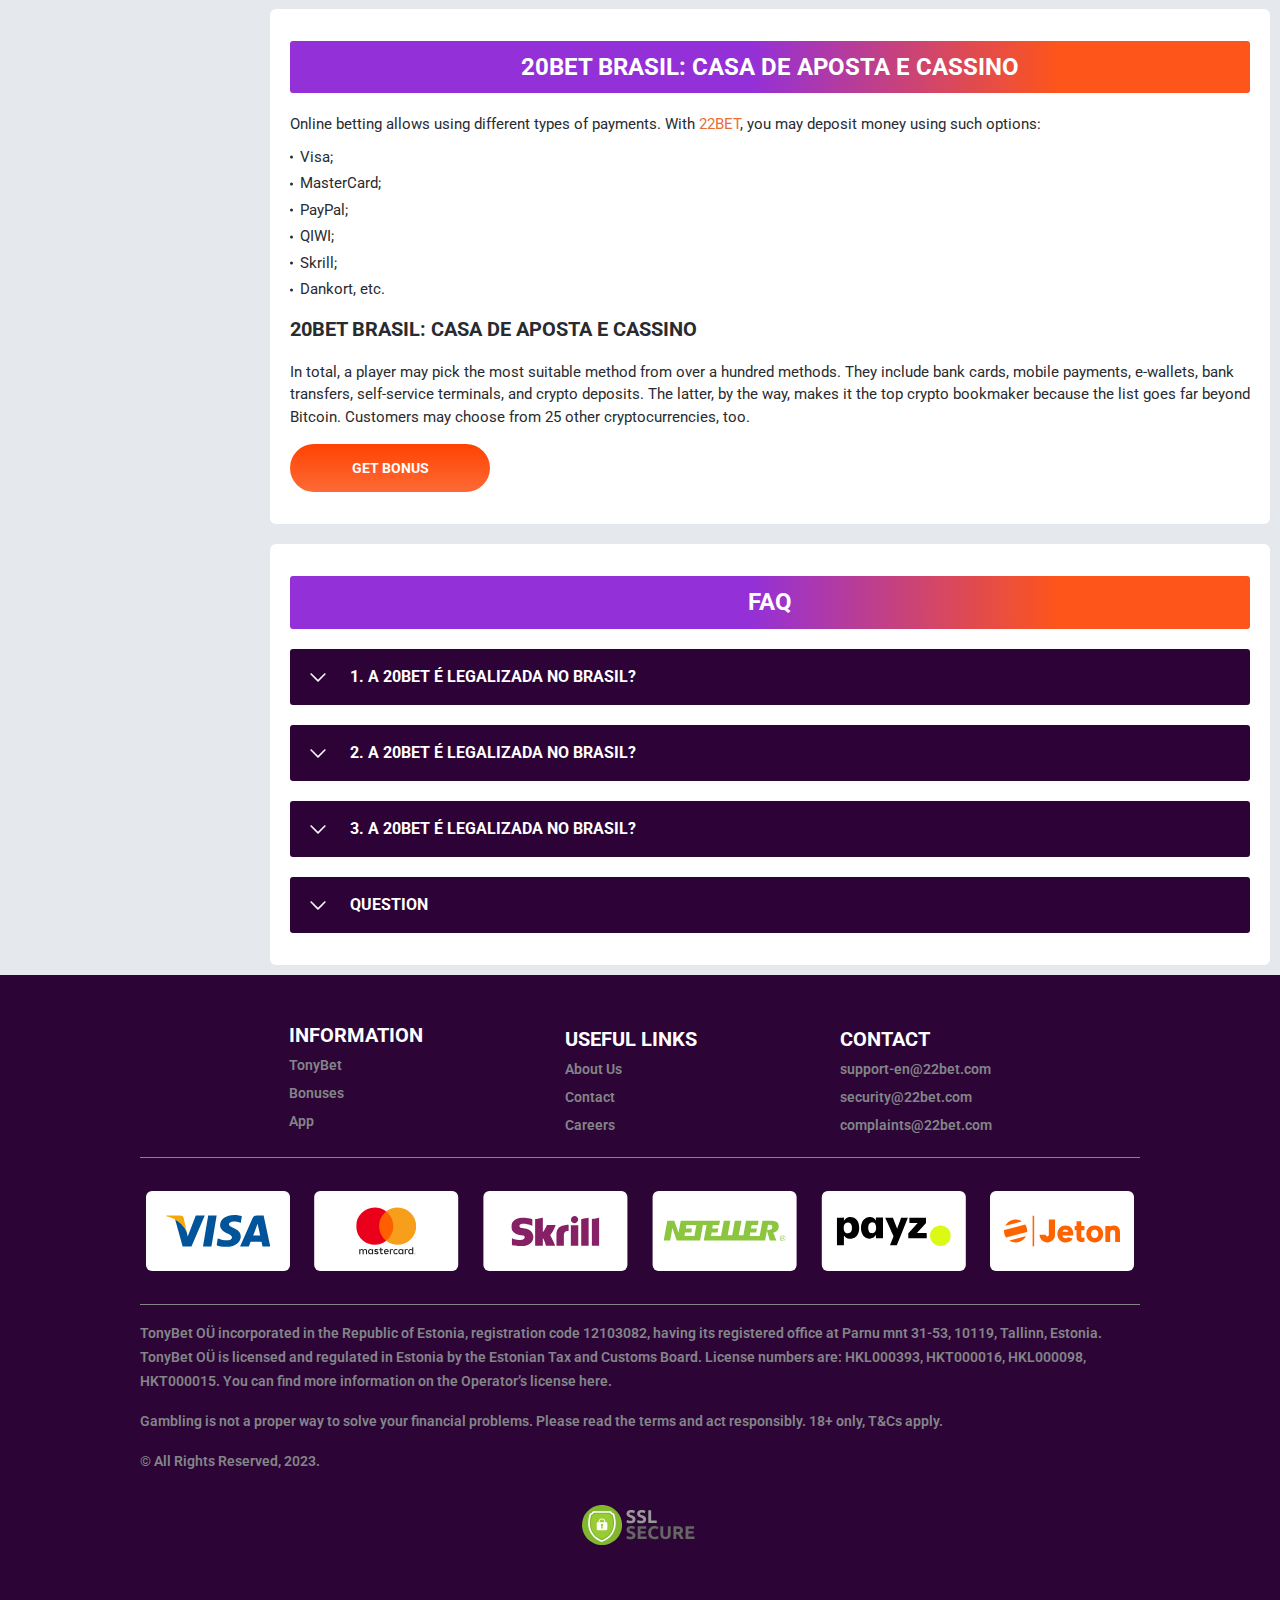
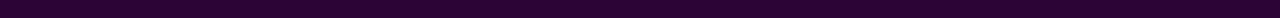
<file: bonus.html>
<!DOCTYPE html>
<html lang="fi">
  <head>
    <meta charset="UTF-8" />

    <meta name="viewport" content="width=device-width, initial-scale=1.0" />
    <title>20Bet Brasil: Casa de 
Aposta e Cassino</title>
    <meta name="description" content />
    <meta property="og:site_name" content />
    <meta property="og:title" content />
    <meta property="og:type" content="website" />
    <meta property="og:url" content />
    <meta property="og:image" content />
    <meta property="og:image:alt" content />
    <meta property="og:locale" content="fi" />
    <meta property="og:description" content />
    <link rel="preconnect" href="https://fonts.googleapis.com" />
    <link rel="preconnect" href="https://fonts.gstatic.com" crossorigin />
    <link
      href="https://fonts.googleapis.com/css2?family=Poppins&family=Roboto:wght@400;500;700&display=swap"
      rel="stylesheet"
    />
    <link rel="stylesheet" href="./css/reset.css" />
    <link rel="stylesheet" href="./css/main.css" />
    <link rel="stylesheet" href="./css/media.css" />
    <link rel="icon" href="./images/favicon.png" type="image/x-icon" />
    <script
      src="https://code.jquery.com/jquery-3.6.1.min.js"
      integrity="sha256-o88AwQnZB+VDvE9tvIXrMQaPlFFSUTR+nldQm1LuPXQ="
      crossorigin="anonymous"
    ></script>
  </head>
  <body>
    <header class="header">
      <section class="content header__content">
        <a href="./index.html" class="logo header__logo"
          ><img src="./images/header/logo.svg" alt="logo" title
        /></a>
        <button class="header__btn-menu">
          <svg
            width="16px"
            height="16px"
            viewBox="0 0 16 16"
            xmlns="http://www.w3.org/2000/svg"
          >
            <rect y="0" width="16" height="3" rx="1.5"></rect>
            <rect y="6.5" width="16" height="3" rx="1.5"></rect>
            <rect y="13" width="16" height="3" rx="1.5"></rect>
          </svg>
        </button>

       
        <nav class="menu header__menu">
          <ul class="header__menu-list">
            <li>
              <a href="./bonus.html">
                <span>Bonus</span>
              </a>
            </li>
            <li>
              <a href="./app.html">
                <span>App</span>
              </a>
            </li>
             <li>
              <a href="./casino.html">
                <span>Casino</span>
              </a>
            </li>
          </ul>
          <div class="header__button header__button-menu">
            <a href="#" class="button button__login-menu">log in</a>
            <a href="#" class="button button__menu">sign up</a>
          </div>
        </nav>

       

        <a href="#" class="button button__login">log in</a>
        <a href="#" class="button button__singup">sign up</a>
         <a href="" class="header__flag">
          <span><img src="./images/header/flag.png" alt="flag" title /></span>
          <span>fi</span>
        </a>
      </section>
    </header>
    <main class="main home main-page">
      <section class="hero hero__page">
        <div class="background background-page-bonus">
          <img src="./images/bonus/bg-bonus.webp" alt="hero" title />
         
        </div>
        <div class="hero__wrapper hero__wrapper-page">
          <div class="hero__data hero__data-page">
            <ul class="breadcrumbs">
              <li>
                <a href="#"> <span>Home</span></a>
              </li>
              <li>
                <a href="#"> <span>Bonuses</span></a>
              </li>
            </ul>
            <h1 class="title general hero__title">
              20Bet Brasil: Casa de 
Aposta e Cassino
            </h1>
            <a href="#" class="button hero__button">get bonus</a>
          </div>
        </div>
      </section>
      <section class="main__wrap main__wrap-page">
        <aside class="sidebar sidebar-left sidebar-left-page">
          <div class="sidebar-left__review">
            <div class="menu__review-desk">Navigation</div>
            <ul class="menu__review">
              <li><a href="#">Review of 22Bet</a></li>
              <li><a href="#">Registration</a></li>
              <li><a href="#">22Bet Betting Expert Reviews</a></li>
              <li><a href="#">Layouts and navigation</a></li>
              <li><a href="#">Sports betting</a></li>
              <li><a href="#">Sports offers</a></li>
              <li><a href="#">Live betting</a></li>
              <li><a href="#">Cash out</a></li>
              <li><a href="#">Live stream</a></li>
            </ul>
          </div>
        </aside>
        <section class="content__wrapper content__wrapper-page">
          <section class="content menu-review__content">
            <div class="menu__review-desk menu__review-content">
             Navigation
            </div>
            <ul class="menu__review menu__review-list">
              <li><a href="#">Review of 22Bet</a></li>
              <li><a href="#">Registration</a></li>
              <li><a href="#">22Bet Betting Expert Reviews</a></li>
              <li><a href="#">Layouts and navigation</a></li>
              <li><a href="#">Sports betting</a></li>
              <li><a href="#">Sports offers</a></li>
              <li><a href="#">Live betting</a></li>
              <li><a href="#">Cash out</a></li>
              <li><a href="#">Live stream</a></li>
            </ul>
          </section>
          <section class="content article">
            <p>
              22BET is an online bookmaker that offers simple registration and a wide selection of payment methods, allowing everybody to gamble online. In case you are searching for a fair coefficient and responsive customer support, this is a perfect solution. It’s also one of the top Bitcoin sportsbooks on the Internet because it supports 26 cryptocurrencies. Let’s go over the main details you must know before getting started.
            </p>
           
          </section>
         <section class="content bonuses">
            <ul class="bonuses__list">
              <li class="bonuses__item">
               <div class="bonuses__item-wrap">
                 <div class="background bonuses__img">
                  <img src="./images/bonus/banner-bonus1.webp" alt="" title="" />
                  
                </div>
                <div class="bonuses__desc">
                  
                  <h2 class="title high bonuses__title">BONUS name </h2>
                  <p>
                   Lorem ipsum dolor sit amet, consectetur adipiscing elit. Consequat egestas eget purus, in dapibus imperdiet quis eget. Curabitur semper volutpat cras elementum. Eget ultrices donec urna tellus duis ullamcorper consequat. Enim nunc neque tristique adipiscing varius sit tristique.
                  </p>
                  <div class="bonuses__buttons">
                    <a href="#" class="button bonuses__button">Sign up</a>
                   
                  </div>
                </div>
               </div>
              </li>
              <li class="bonuses__item">
                <div class="bonuses__item-wrap">
                <div class="background bonuses__img">
                  <img src="./images/bonus/banner-bonus2.webp" alt="" title="" />
                   
                </div>
                <div class="bonuses__desc">
                 
                  <h2 class="title high bonuses__title">BONUS name </h2>
                  <p>
                    Lorem ipsum dolor sit amet, consectetur adipiscing elit. Consequat egestas eget purus, in dapibus imperdiet quis eget. Curabitur semper volutpat cras elementum. Eget ultrices donec urna tellus duis ullamcorper consequat. Enim nunc neque tristique adipiscing varius sit tristique.
                  </p>
                  <div class="bonuses__buttons">
                    <a href="#" class="button bonuses__button">Sign up</a>
                   
                  </div>
                </div>
                </div>
              </li>
              <li class="bonuses__item">
                <div class="bonuses__item-wrap">
                <div class="background bonuses__img">
                  <img src="./images/bonus/banner-bonus3.webp" alt="" title="" />
                  
                </div>
                <div class="bonuses__desc">
                  
                  <h2 class="title high bonuses__title">BONUS name </h2>
                  <p>
               Lorem ipsum dolor sit amet, consectetur adipiscing elit. Consequat egestas eget purus, in dapibus imperdiet quis eget. Curabitur semper volutpat cras elementum. Eget ultrices donec urna tellus duis ullamcorper consequat. Enim nunc neque tristique adipiscing varius sit tristique.
                  </p>
                  <div class="bonuses__buttons">
                    <a href="#" class="button bonuses__button">Sign up</a>
                    
                  </div>
                </div>
                </div>
              </li>
              <li class="bonuses__item">
                <div class="bonuses__item-wrap">
                  <div class="background bonuses__img">
                  <img src="./images/bonus/banner-bonus4.webp" alt="" title="" />
                  
                </div>
                <div class="bonuses__desc">
                 
                  <h2 class="title high bonuses__title">BONUS name </h2>
                  <p>
                    Lorem ipsum dolor sit amet, consectetur adipiscing elit. Consequat egestas eget purus, in dapibus imperdiet quis eget. Curabitur semper volutpat cras elementum. Eget ultrices donec urna tellus duis ullamcorper consequat. Enim nunc neque tristique adipiscing varius sit tristique.
                  <div class="bonuses__buttons">
                    <a href="#" class="button bonuses__button">Sign up</a>
                    
                  </div>
                </div>
                </div>
              </li>
            </ul>
          </section>
          <section class="content article">
            <h2 class="title high article__title">
              20Bet Brasil: Casa de Aposta e Cassino
            </h2>
            <p>
              Online betting allows using different types of payments. With <a href="#">22BET</a>, you may deposit money using such options:
            </p>
            <ul class="article__list">
              <li>Visa;</li>
              <li>MasterCard;</li>
              <li>PayPal;</li>
              <li> QIWI;</li>
              <li>Skrill;</li>
              <li>Dankort, etc.</li>
            </ul>
<h3>20Bet Brasil: Casa de Aposta e Cassino</h3>
            <p>
              In total, a player may pick the most suitable method from over a hundred methods. They include bank cards, mobile payments, e-wallets, bank transfers, self-service terminals, and crypto deposits. The latter, by the way, makes it the top crypto bookmaker because the list goes far beyond Bitcoin. Customers may choose from 25 other cryptocurrencies, too.
            </p>
            <a href="#" class="button article__button">get bonus</a>
          </section>

        <section class="content faq">
            <h2 class="title high faq__title">faq</h2>
            <ul class="faq__list">
              <li class="faq__item">
                <h3 class="title medium faq__subtitle js-button-expander">
                1. A 20Bet é legalizada no Brasil?
                </h3>
                <div class="faq__answer js-expand-content">
                  <p>
                   Sim, a casa de apostas tem licença emitida por Curaçao, que é reconhecida no Brasil e a permite atuar por aqui.
                  </p>
                </div>
              </li>
              <li class="faq__item">
                <h3 class="title medium faq__subtitle js-button-expander">
                 2.  A 20Bet é legalizada no Brasil?
                </h3>
                <div class="faq__answer js-expand-content">
                  <p>
                 Sim, a casa de apostas tem licença emitida por Curaçao, que é reconhecida no Brasil e a permite atuar por aqui.
                  </p>
                </div>
              </li>
                <li class="faq__item">
                <h3 class="title medium faq__subtitle js-button-expander">
                 3.  A 20Bet é legalizada no Brasil?
                </h3>
                <div class="faq__answer js-expand-content">
                  <p>
                 Sim, a casa de apostas tem licença emitida por Curaçao, que é reconhecida no Brasil e a permite atuar por aqui.
                  </p>
                </div>
              </li>
              <li class="faq__item">
                <h3 class="title medium faq__subtitle js-button-expander">
                Question
                </h3>
                <div class="faq__answer js-expand-content">
                  <p>
                   Sim, a casa de apostas tem licença emitida por Curaçao, que é reconhecida no Brasil e a permite atuar por aqui.
                  </p>
                </div>
              </li>
              
            </ul>
          </section>
        </section>
      </section>
    </main>
     <footer class="footer">
      <section class="content footer__content">
        <ul class="footer__menu">
          <li>
            <div>Information</div>
            <ul class="footer__info">
              <li><a href="#">TonyBet</a></li>
              <li><a href="#">Bonuses</a></li>
              <li><a href="#">App</a></li>
            </ul>
          </li>
          <li>
            <div>Useful Links</div>
            <ul class="footer__info">
              <li><a href="#">About Us</a></li>
              <li><a href="#">Contact</a></li>
              <li><a href="#">Careers</a></li>
            </ul>
          </li>
          <li>
            <div>Contact</div>
            <ul class="footer__info">
              <li>
                <a href="mailto:support-en@22bet.com">support-en@22bet.com</a>
              </li>
              <li>
                <a href="mailto:security@22bet.com">security@22bet.com</a>
              </li>
              <li>
                <a href="mailto:complaints@22bet.com">complaints@22bet.com</a>
              </li>
            </ul>
          </li>
        </ul>

        <ul class="footer__cards-list">
          <li>
            <a href="#"
              ><img src="./images/footer/visa.svg" alt="cardvisa" title
            /></a>
          </li>
          <li>
            <a href="#"
              ><img src="./images/footer/mastercard.svg" alt="mastercard" title
            /></a>
          </li>
         
          <li>
            <a href="#"
              ><img src="./images/footer/skrill.svg" alt="skrill" title
            /></a>
          </li>
          <li>
            <a href="#"
              ><img src="./images/footer/neteller.svg" alt="neteller" title
            /></a>
          </li>
          <li>
            <a href="#"
              ><img src="./images/footer/payz.svg" alt="payz" title
            /></a>
          </li>
          <li>
            <a href="#"
              ><img src="./images/footer/jeton.svg" alt="jetonbank" title
            /></a>
          </li>
         
        </ul>

        <div class="footer__wrapp">
          <div class="footer__text">
            <p>
              TonyBet OÜ incorporated in the Republic of Estonia, registration code 12103082, having its registered office at Parnu mnt 31-53, 10119, Tallinn, Estonia. TonyBet OÜ is licensed and regulated in Estonia by the Estonian Tax and Customs Board. License numbers are: HKL000393, HKT000016, HKL000098, HKT000015. You can find more information on the Operator’s license here.
            </p>
            
        <p>Gambling is not a proper way to solve your financial problems. Please read the terms and act responsibly. 18+ only, T&Cs apply.</p>
          <p>&copy; All Rights Reserved, 2023.</p>
          </div>
          <div class="footer__secure">
            <img src="./images/footer/ssl.svg" alt="ssl" title />
          </div>
        
      </section>
    </footer>

    <script src="./js/sidebar.js" defer></script>
    <script src="./js/expander.js" defer></script>
    <script src="./js/mobile-menu.js" defer></script>
  </body>
</html>
</file>
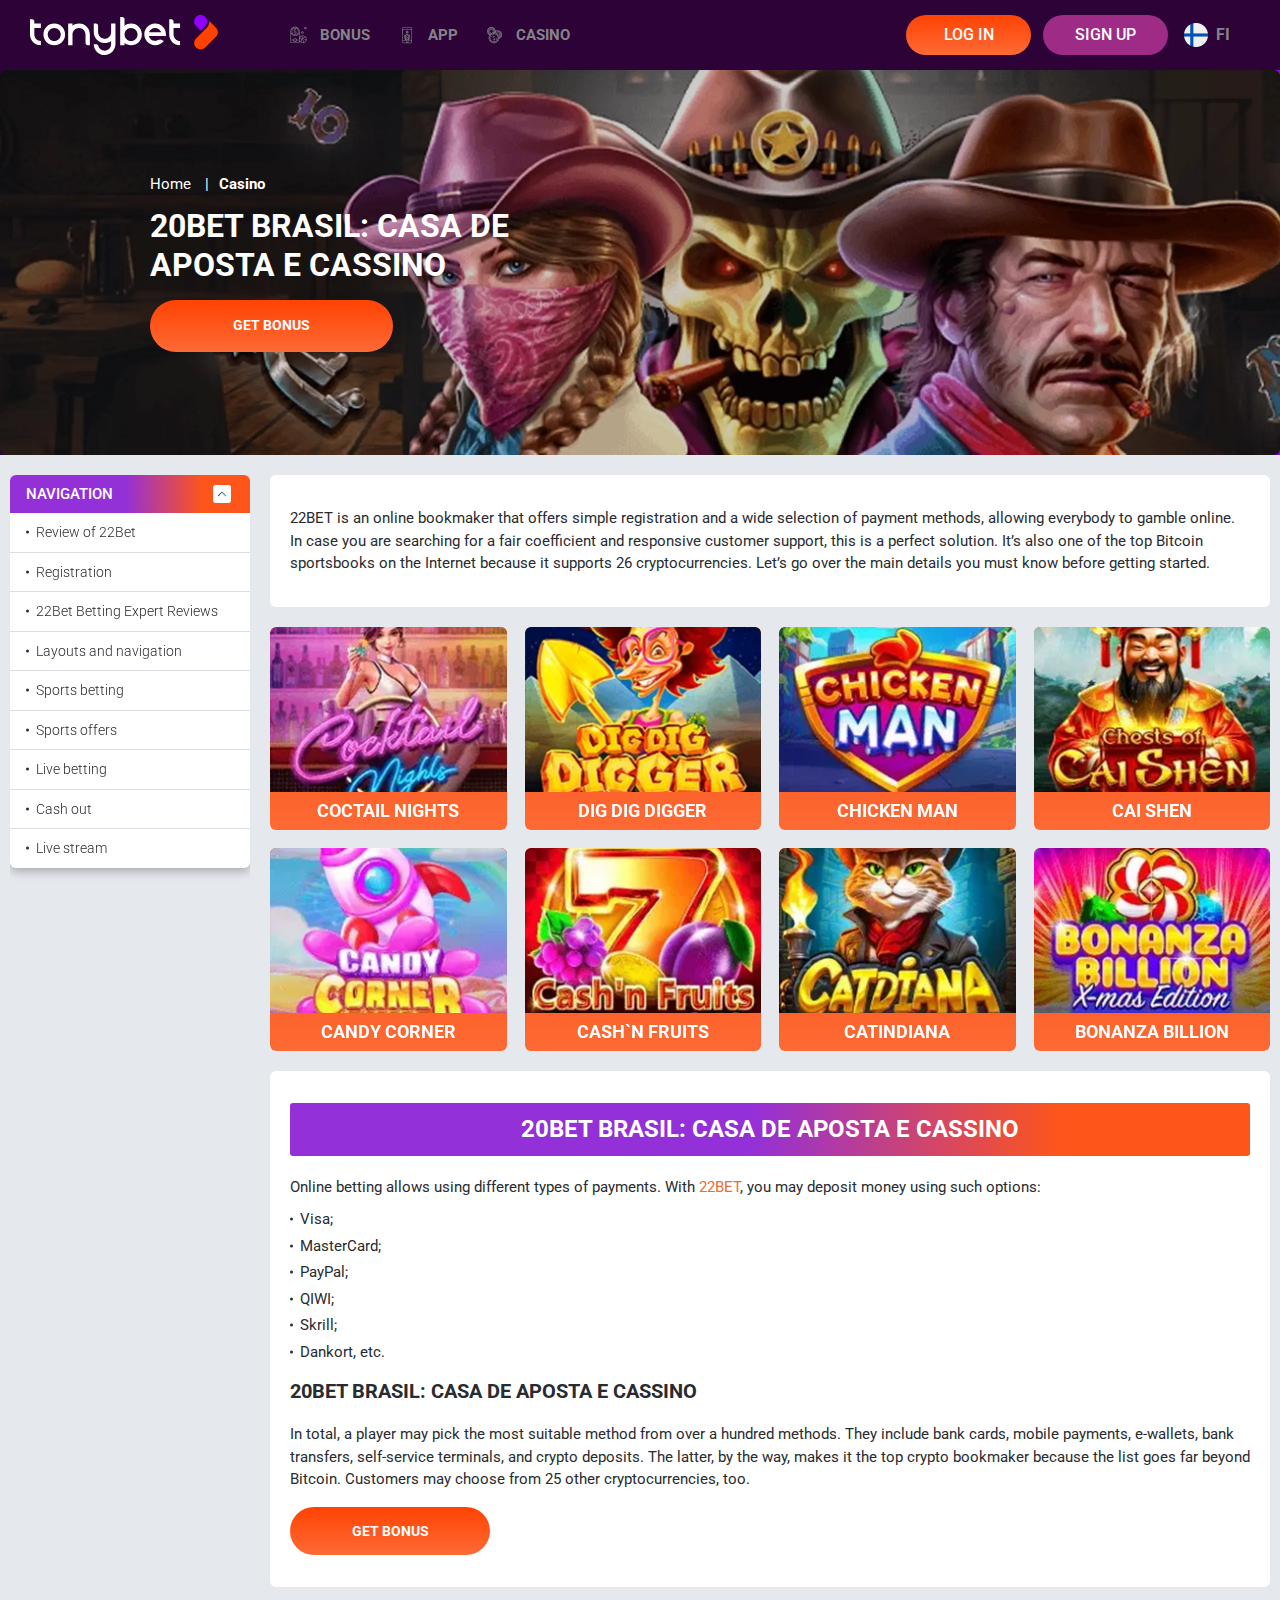
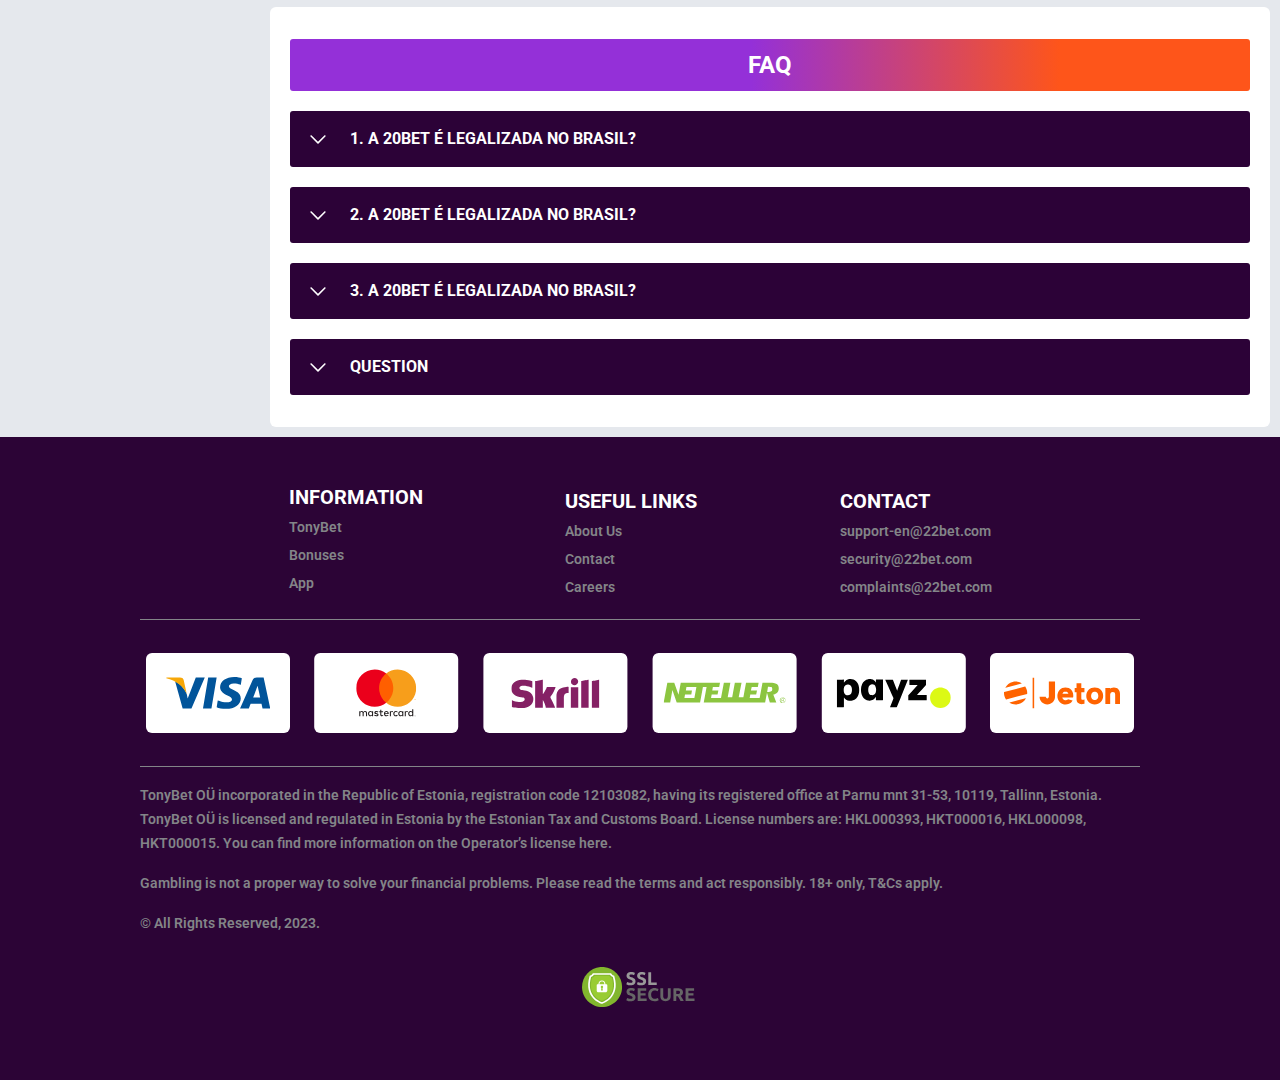
<file: casino.html>
<!DOCTYPE html>
<html lang="fi">
  <head>
    <meta charset="UTF-8" />

    <meta name="viewport" content="width=device-width, initial-scale=1.0" />
    <title>20Bet Brasil: Casa de 
Aposta e Cassino </title>
    <meta name="description" content />
    <meta property="og:site_name" content />
    <meta property="og:title" content />
    <meta property="og:type" content="website" />
    <meta property="og:url" content />
    <meta property="og:image" content />
    <meta property="og:image:alt" content />
    <meta property="og:locale" content="fi" />
    <meta property="og:description" content />
    <link rel="preconnect" href="https://fonts.googleapis.com" />
    <link rel="preconnect" href="https://fonts.gstatic.com" crossorigin />
    <link
      href="https://fonts.googleapis.com/css2?family=Poppins&family=Roboto:wght@400;500;700&display=swap"
      rel="stylesheet"
    />
    <link rel="stylesheet" href="./css/reset.css" />
    <link rel="stylesheet" href="./css/main.css" />
    <link rel="stylesheet" href="./css/media.css" />
    <link rel="icon" href="./images/favicon.png" type="image/x-icon" />
      <script
    src="https://code.jquery.com/jquery-3.6.1.min.js"
    integrity="sha256-o88AwQnZB+VDvE9tvIXrMQaPlFFSUTR+nldQm1LuPXQ="
    crossorigin="anonymous"
  ></script>
  </head>
  <body>
    <header class="header">
      <section class="content header__content">
        <a href="./index.html" class="logo header__logo"
          ><img src="./images/header/logo.svg" alt="logo" title
        /></a>
        <button class="header__btn-menu">
          <svg
            width="16px"
            height="16px"
            viewBox="0 0 16 16"
            xmlns="http://www.w3.org/2000/svg"
          >
            <rect y="0" width="16" height="3" rx="1.5"></rect>
            <rect y="6.5" width="16" height="3" rx="1.5"></rect>
            <rect y="13" width="16" height="3" rx="1.5"></rect>
          </svg>
        </button>

       
        <nav class="menu header__menu">
          <ul class="header__menu-list">
            <li>
              <a href="./bonus.html">
                <span>Bonus</span>
              </a>
            </li>
            <li>
              <a href="./app.html">
                <span>App</span>
              </a>
            </li>
             <li>
              <a href="./casino.html">
                <span>Casino</span>
              </a>
            </li>
          </ul>
          <div class="header__button header__button-menu">
            <a href="#" class="button button__login-menu">log in</a>
            <a href="#" class="button button__menu">sign up</a>
          </div>
        </nav>

       

        <a href="#" class="button button__login">log in</a>
        <a href="#" class="button button__singup">sign up</a>
         <a href="" class="header__flag">
          <span><img src="./images/header/flag.png" alt="flag" title /></span>
          <span>fi</span>
        </a>
      </section>
    </header>
    <main class="main home main-page">
      <section class="hero hero__page">
        <div class="background background-page background-page-casino">
          <img src="./images/casino/bg-casino.webp" alt="hero" title />
          
        </div>
        <div class="hero__wrapper hero__wrapper-page">
          <div class="hero__data hero__data-page">
            <ul
              class="breadcrumbs"
             
            >
              <li
              
              >
                <a href="#" >
                  <span >Home</span></a
                >
             
              </li>
              <li
                
              >
                <a href="#" >
                  <span >Casino</span></a
                >
              
              </li>
            </ul>
            <h1 class="title general hero__title">
              20Bet Brasil: Casa de 
Aposta e Cassino
            </h1>
            <a href="#" class="button hero__button">get bonus</a>
          </div>
        </div>
      </section>
      <section class="main__wrap main__wrap-page">
        <aside class="sidebar sidebar-left sidebar-left-page">
          <div class="sidebar-left__review">
            <div class="menu__review-desk">Navigation</div>
            <ul class="menu__review">
              <li><a href="#">Review of 22Bet</a></li>
              <li><a href="#">Registration</a></li>
              <li><a href="#">22Bet Betting Expert Reviews</a></li>
              <li><a href="#">Layouts and navigation</a></li>
              <li><a href="#">Sports betting</a></li>
              <li><a href="#">Sports offers</a></li>
              <li><a href="#">Live betting</a></li>
              <li><a href="#">Cash out</a></li>
              <li><a href="#">Live stream</a></li>
            </ul>
          </div>
        </aside>
        <section class="content__wrapper content__wrapper-page">
          <section class="content menu-review__content">
            <div class="menu__review-desk menu__review-content">
              Navigation
            </div>
            <ul class="menu__review menu__review-list">
              <li><a href="#">Review of 22Bet</a></li>
              <li><a href="#">Registration</a></li>
              <li><a href="#">22Bet Betting Expert Reviews</a></li>
              <li><a href="#">Layouts and navigation</a></li>
              <li><a href="#">Sports betting</a></li>
              <li><a href="#">Sports offers</a></li>
              <li><a href="#">Live betting</a></li>
              <li><a href="#">Cash out</a></li>
              <li><a href="#">Live stream</a></li>
            </ul>
          </section>
          <section class="content article">
            <p>
             22BET is an online bookmaker that offers simple registration and a wide selection of payment methods, allowing everybody to gamble online. In case you are searching for a fair coefficient and responsive customer support, this is a perfect solution. It’s also one of the top Bitcoin sportsbooks on the Internet because it supports 26 cryptocurrencies. Let’s go over the main details you must know before getting started.
            </p>
           
          </section>
          <section class="content casino">
            
              <ul class="casino__list">
                <li class="casino__item">
                    
                     <a href="#"> <img class="casino__img" src="./images/casino/card-casino1.png" alt="" title>
                          <h3>coctail nights</h3></a>
                </li>
                <li class="casino__item">
                    
                     <a href="#">
                       <img class="casino__img" src="./images/casino/card-casino2.png" alt="" title>
                          <h3>dig dig digger</h3>
                     </a>
                </li>
                <li class="casino__item">
                    
                      <a href="#">
                        <img class="casino__img" src="./images/casino/card-casino3.png" alt="" title>
                          <h3>chicken man</h3>
                      </a>
                </li>
                <li class="casino__item">
                    
                     <a href="#"> <img class="casino__img" src="./images/casino/card-casino4.png" alt="" title>
                          <h3>cai shen</h3></a>
                </li>
                <li class="casino__item">
                    
                     <a href="#"> <img class="casino__img" src="./images/casino/card-casino5.png" alt="" title>
                          <h3>candy corner</h3></a>
                </li>
                <li class="casino__item">
                    
                   <a href="#">   <img class="casino__img" src="./images/casino/card-casino6.png" alt="" title>
                          <h3>cash`n fruits</h3></a>
                </li>
                <li class="casino__item">
                    
                      <a href="#"><img class="casino__img" src="./images/casino/card-casino7.png" alt="" title>
                          <h3>catindiana</h3></a>
                </li>
                <li class="casino__item">
                    
                      <a href="#">
                        <img class="casino__img" src="./images/casino/card-casino8.png" alt="" title>
                          <h3>bonanza billion</h3>
                      </a>
                </li>
                
                
              </ul>
          </section>
          <section class="content article">
            <h2 class="title high article__title">
              20Bet Brasil: Casa de Aposta e Cassino
            </h2>
            <p>
              Online betting allows using different types of payments. With <a href="#">22BET</a>, you may deposit money using such options:
            </p>
            <ul class="article__list">
              <li>Visa;</li>
              <li>MasterCard;</li>
              <li>PayPal;</li>
              <li> QIWI;</li>
              <li>Skrill;</li>
              <li>Dankort, etc.</li>
            </ul>
<h3>20Bet Brasil: Casa de Aposta e Cassino</h3>
            <p>
              In total, a player may pick the most suitable method from over a hundred methods. They include bank cards, mobile payments, e-wallets, bank transfers, self-service terminals, and crypto deposits. The latter, by the way, makes it the top crypto bookmaker because the list goes far beyond Bitcoin. Customers may choose from 25 other cryptocurrencies, too.
            </p>
            <a href="#" class="button article__button">get bonus</a>
          </section>

        <section class="content faq">
            <h2 class="title high faq__title">faq</h2>
            <ul class="faq__list">
              <li class="faq__item">
                <h3 class="title medium faq__subtitle js-button-expander">
                1. A 20Bet é legalizada no Brasil?
                </h3>
                <div class="faq__answer js-expand-content">
                  <p>
                   Sim, a casa de apostas tem licença emitida por Curaçao, que é reconhecida no Brasil e a permite atuar por aqui.
                  </p>
                </div>
              </li>
              <li class="faq__item">
                <h3 class="title medium faq__subtitle js-button-expander">
                 2.  A 20Bet é legalizada no Brasil?
                </h3>
                <div class="faq__answer js-expand-content">
                  <p>
                 Sim, a casa de apostas tem licença emitida por Curaçao, que é reconhecida no Brasil e a permite atuar por aqui.
                  </p>
                </div>
              </li>
                <li class="faq__item">
                <h3 class="title medium faq__subtitle js-button-expander">
                 3.  A 20Bet é legalizada no Brasil?
                </h3>
                <div class="faq__answer js-expand-content">
                  <p>
                 Sim, a casa de apostas tem licença emitida por Curaçao, que é reconhecida no Brasil e a permite atuar por aqui.
                  </p>
                </div>
              </li>
              <li class="faq__item">
                <h3 class="title medium faq__subtitle js-button-expander">
                Question
                </h3>
                <div class="faq__answer js-expand-content">
                  <p>
                   Sim, a casa de apostas tem licença emitida por Curaçao, que é reconhecida no Brasil e a permite atuar por aqui.
                  </p>
                </div>
              </li>
              
            </ul>
          </section>
        </section>
      </section>
    </main>
     <footer class="footer">
      <section class="content footer__content">
        <ul class="footer__menu">
          <li>
            <div>Information</div>
            <ul class="footer__info">
              <li><a href="#">TonyBet</a></li>
              <li><a href="#">Bonuses</a></li>
              <li><a href="#">App</a></li>
            </ul>
          </li>
          <li>
            <div>Useful Links</div>
            <ul class="footer__info">
              <li><a href="#">About Us</a></li>
              <li><a href="#">Contact</a></li>
              <li><a href="#">Careers</a></li>
            </ul>
          </li>
          <li>
            <div>Contact</div>
            <ul class="footer__info">
              <li>
                <a href="mailto:support-en@22bet.com">support-en@22bet.com</a>
              </li>
              <li>
                <a href="mailto:security@22bet.com">security@22bet.com</a>
              </li>
              <li>
                <a href="mailto:complaints@22bet.com">complaints@22bet.com</a>
              </li>
            </ul>
          </li>
        </ul>

        <ul class="footer__cards-list">
          <li>
            <a href="#"
              ><img src="./images/footer/visa.svg" alt="cardvisa" title
            /></a>
          </li>
          <li>
            <a href="#"
              ><img src="./images/footer/mastercard.svg" alt="mastercard" title
            /></a>
          </li>
         
          <li>
            <a href="#"
              ><img src="./images/footer/skrill.svg" alt="skrill" title
            /></a>
          </li>
          <li>
            <a href="#"
              ><img src="./images/footer/neteller.svg" alt="neteller" title
            /></a>
          </li>
          <li>
            <a href="#"
              ><img src="./images/footer/payz.svg" alt="payz" title
            /></a>
          </li>
          <li>
            <a href="#"
              ><img src="./images/footer/jeton.svg" alt="jetonbank" title
            /></a>
          </li>
         
        </ul>

        <div class="footer__wrapp">
          <div class="footer__text">
            <p>
              TonyBet OÜ incorporated in the Republic of Estonia, registration code 12103082, having its registered office at Parnu mnt 31-53, 10119, Tallinn, Estonia. TonyBet OÜ is licensed and regulated in Estonia by the Estonian Tax and Customs Board. License numbers are: HKL000393, HKT000016, HKL000098, HKT000015. You can find more information on the Operator’s license here.
            </p>
            
        <p>Gambling is not a proper way to solve your financial problems. Please read the terms and act responsibly. 18+ only, T&Cs apply.</p>
          <p>&copy; All Rights Reserved, 2023.</p>
          </div>
          <div class="footer__secure">
            <img src="./images/footer/ssl.svg" alt="ssl" title />
          </div>
        
      </section>
    </footer>

    <script src="./js/sidebar.js" defer></script>
    <script src="./js/expander.js" defer></script>
    <script src="./js/mobile-menu.js" defer></script>
  </body>
</html>
</file>
<file: css/main.css>
html {
  -webkit-text-size-adjust: 100%;
  scroll-behavior: smooth;
  overflow-x: hidden;
}

body {
  display: block;
  position: relative;
  width: 100%;
  background: #E5E8ED;

  font-family: "Roboto", sans-serif;
  font-size: 15px;
  font-weight: 400;
  line-height: 150%;
  text-align: left;
  color: #282B30;
}

.no-scroll {
  overflow-y: hidden;
}
body.no-scroll {
  overflow-y: hidden;
}

html.no-scroll,
body.no-scroll {
  overflow: hidden;
  height: 100%;
}

.content {
  display: block;
  position: relative;
  width: 100%;
  max-width: 1020px;
  max-width: 1250px;
  overflow: hidden;
  border-radius: 6px;
  background: #ffffff;
  padding: 32px 20px;
  margin: 0 auto 20px auto;
}

h1,
h2,
h3,
h4,
.title {
  display: block;
  position: relative;
  font-size: 32px;
  font-weight: 700;
  line-height: 120%;
  text-align: center;
  color: #ffffff;
  text-transform: uppercase;
}

h1,
.title.general {
  text-transform: uppercase;
}

h2,
.title.high {
  display: flex;
  align-items: center;
  font-size: 24px;
  justify-content: center;
  line-height: 120%;
  color: #ffffff;
 background: linear-gradient(269.73deg, #FE551A 19.81%, #9430D8 51.96%);

border-radius: 3px;
  padding: 12px ;
}

h3,
title.medium {
  font-size: 20px;
  line-height: 120%;
  text-align: left;

  color: #282B30;
  
}

article > *,
.article > *,
.desk > * {
  margin-top: 20px;
}

article > *:first-child,
.article > *:first-child,
.desk > *:first-child {
  margin-top: 0 !important;
}

article > h2,
.article > h2,
.desk > h2 {
  margin-top: 32px;
}

article > h3,
.article > h3,
.desk > h3 {
  margin-top: 16px;
}

.button {
  position: relative;

  min-width: 243px;
  height: 52px;
  border-radius: 185px;
 background: linear-gradient(180deg, #FF4303 0%, #FD6A35 100%);

  overflow: hidden;
  font-size: 14px;
  font-weight: 700;
  line-height: 140%;
  text-align: center;
  text-decoration: none;
  text-transform: uppercase;
  color: #ffffff;
  white-space: nowrap;
  cursor: pointer;
  padding: 16px 24px;
  margin: 0 auto;

  transition: all 0.5s;
}

.button:hover {
  transform: scale(1.1);
}

.header,
.main,
.footer {
  display: flex;
  position: relative;
  justify-content: space-between;
  align-items: center;

  max-width: 1600px;
  max-width: 100%;

  margin: 0 auto;
}

.background {
  display: block;
  position: absolute;
  bottom: 0;
  left: 0;
  height: 100%;
  width: 100%;
  overflow: hidden;
}

.background img {
  position: relative;
  width: 100%;
  height: 100%;
  object-fit: cover;
  border-radius: 6px;
  object-position: 100%;
}

.images img {
  border-radius: 6px;
  width: 100%;
  height: 100%;
  overflow: hidden;
}

.background__decor{
  position: absolute;
  top: 0;
 right: 52px;bottom: 0;
}

.background__decor-app{
  left: 86px;
  right: auto;
}

/* -------------------HEADER---------------- */
.header {
  position: fixed;
  top: 0;
  left: 0;
  right: 0;
  width: 100%;
  z-index: 100;
  background: #2C0237;


}

.header__content {
  position: relative;
  display: flex;
  flex-direction: row;
  align-items: center;
  justify-content: space-between;
  max-width: 1600px;
  height: 70px;
  border-radius: 0;
  background: #2C0237;

  padding: 14px 30px;
  margin: 0 auto;
}

.logo {
  display: block;
  position: relative;
  max-width: 193px;
  flex: 0 0 193px;
  margin-right: 67px;
  transition: all 0.5s;
}

.logo:hover {
  transform: scale(1.1);
}

.logo img {
  display: block;
  position: relative;
  width: auto;
  max-height: 41px;
}

.header__app {
  display: flex;
  justify-content: center;
  flex: 0 1 auto;

  max-width: 204px;
  max-height: 48px;
  border-radius: 6px;
  background: #1a3769;
  font-weight: 700;
  font-size: 15px;
  line-height: 22px;
  text-transform: uppercase;
  color: #ffffff;
  white-space: nowrap;
  padding: 13px 24px;
  margin-right: 24px;
  box-shadow: 0px 4px 18px 0px #0e181140;

  transition: all 0.5s;
}

.header__app:hover {
  background: #194085;
  transform: scale(1.1);
}

.header__app span {
  display: flex;
  align-items: center;
}
.header__app img {
  display: block;

  width: 24px;
}

.header__app span:not(:last-child) {
  margin-right: 10px;
}

.header__menu {
  display: flex;
  white-space: nowrap;
  max-height: calc(100vh - 70px);
  overflow-y: auto;
}

.header__menu-list {
  display: flex;
  justify-content: center;
  align-items: center;
  white-space: nowrap;
  flex: 1 1 auto;
  gap: 16px;
}
.header__menu-list li {
  position: relative;
  display: block;
  transition: all 0.5s;
}

.header__menu-list li a {
  display: inline-flex;
  display: block;
  position: relative;
  align-items: center;
  font-weight: 700;
  text-transform: uppercase;
  color:  #838588;

  background-color: transparent;

  transition: all 0.5s;

  padding: 23px 12px 23px 30px;
}

.header__menu-list li a::before {
  content: "";
  display: block;
  position: absolute;
  width: 18px;
  height: 18px;
  left: 0;
  top: 50%;
  transform: translateY(-50%);
  background: url(../images/header/bonus-header.svg) no-repeat center
    center / contain;
}

.header__menu-list li:nth-child(2) a:before {
  background: url(../images/header/app-header.svg) no-repeat center
    center / contain;
}
.header__menu-list li:nth-child(3) a:before {
  background: url(../images/header/casino-header.svg) no-repeat center
    center / contain;
}


.header__menu-list li:hover a::before {
 
filter: brightness(0) saturate(100%) invert(60%) sepia(100%) saturate(6000%) hue-rotate(5deg) brightness(105%) contrast(105%);
filter: sepia(2) saturate(8) hue-rotate(0deg) brightness(1);

}

.header__menu-list li:hover a{
  color: #E96E32;
  opacity: 1;
  
}
.header__menu-list li:hover::after{
  content: "";
  display: block;position: absolute;
  bottom: 0;
  width: 100%;height: 3px;
  background: #8F00FF;

}
.menu a {
  display: none;
}

span {
  display: inline-block;
}

.header__flag img {
  width: 24px;
  height: 24px;
  vertical-align: middle;
  
}

/* .header__flag span {
  flex: 0 1 24px;
} */

.header__flag {
  display: flex;gap: 8px;
  align-items: center;
  margin-right: 20px;
  margin-left: 16px;
  color:  #838588;
font-weight: 700;font-size: 16px;
line-height: 24px;
  text-transform: uppercase;
  transition: all 0.5s;
}

.header__flag:hover{
  color:#ffffff;
}

.button__login {
 background: linear-gradient(180deg, #FF4303 0%, #FD6A35 100%);

  margin-right: 20px;

  margin: auto 12px auto auto;
}
.button__singup {
  background: #9E2B86;

  margin: auto 0 auto 0;
}

.button__login,
.button__singup {
  font-size: 16px;
  font-weight: 500;
  min-width: 125px;
  height: 40px;
  line-height: 140%;
  padding: 9px;
}


.header__btn-menu {
  display: block;
  flex: 0 1 auto;
  min-width: 0;
  border: 1px solid #ffffff;
  border-radius: 6px;
  background: #2C0436;
  padding: 13px;
  order: 3;
  display: none;
}

svg {
  position: relative;
  fill: #ffffff;
  line-height: 1;
  vertical-align: 1;
}

/* ------------------ MAIN------------- */
.main.home {
  display: flex;
  margin-bottom: 70px;
}

.main__wrap {
  display: flex;
  position: relative;
  flex: 1 1 100%;
  justify-content: center;
  align-items: stretch;

  max-width: 1600px;

  padding: 20px 30px;
  margin: 0 auto;
}

/*--------------------MAIN__SIDEBAR-------------- */

.sidebar {
  position: relative;
  align-self: stretch;

  flex: 0 0 240px;
}

.sidebar {
  align-self: stretch;
  position: sticky;
  flex: 0 0 240px;

  top: 90px;
  bottom: 20px;
  height: calc(100vh - 110px);

  overflow: auto;
}

.sidebar-left__quik,
.sidebar-left__review {
  overflow: hidden;
  border-radius: 6px;
  background: #ffffff;
  box-shadow: 0 4px 10px rgba(0, 0, 0, 0.25);
  cursor: pointer;
}

.sidebar-right__desk {
  overflow: hidden;
  border-radius: 6px;
  box-shadow: 0px 4px 10px 0px #00000040;
}

.sidebar-left__quik {
  margin-bottom: 20px;
}
.sidebar-right__settings,
.menu__links-desk,
.menu__review-desk,
.menu__cards {
 background: linear-gradient(269.73deg, #FE551A 19.81%, #9430D8 51.96%);

position: relative;
  font-weight: 500;
  line-height: 22px;
  text-transform: uppercase;
  color: #ffffff;

  padding: 8px 16px;
}

.menu__cards,
.sidebar-right__settings {
   background: #2C0237;
;
  color: #ffffff;
}

.sidebar-right__settings {
  position: relative;
  border-radius: 6px;

  margin-bottom: 20px;
}
.sidebar__settings {
  padding-left: 16px;
}

.sidebar::-webkit-scrollbar {
  display: none;
}

.sidebar__settings::before {
  content: "";
  display: block;
  position: absolute;
  top: 50%;
  transform: translateY(-50%);
  left: 10px;
  width: 16px;
  height: 16px;
  background: url(../images/right-gallery/settings.svg) no-repeat center center/
    contain;
}


.menu__links li,
.menu__review li {
  position: relative;
  
  padding: 8px 16px;
}
.menu__review li {
  display: block;
  
padding: 8px 16px;
  transition: all 0.5s;
}

.menu__review li:not(:last-child){
   border-bottom: 1px solid #dbdfe5;
}

/* .menu__review.active{
  margin: 8px 0;
} */

.menu__links li a,
.menu__review li a {
  display: block;
  color: #282b30;
  font-size: 14px;font-weight: 300;
 
  transition: all 0.5s;
}
.menu__review li a{
  padding-left: 10px;
}

.menu__review li a::before{
  content: "";
  display: block;position: absolute;
  left: 0;
  top: 50%;
  transform: translateY(-50%);
  width: 3px;height: 3px;border-radius: 50%;
  background: #282b30;
}
.menu__review li:hover{
  background: #9E2B86;

}


.menu__review li:hover a {
  color: #FFFFFF;
  font-weight: 300;
}

.menu__review li:hover a::before{
  background: #FFFFFF;;
}

/* .menu__review li:hover::after{
  content: '';
  display: block;position: absolute;
  width: 3px;height: 100%;
  background: #FF4200;
  left: 0;
  top: 50%;
  transform: translateY(-50%);
  
} */

.menu__links li a img {
  vertical-align: middle;
  margin-right: 12px;
}

.sidebar__review {
  margin-top: 20px;
}

.menu__review-desk {
  position: relative;
}
.menu__links-desk::after,
.menu__review-desk::after {
  content: "";
  position: absolute;
  top: 50%;
  transform: translateY(-50%);
  right: 19px;
  width: 18px;
  height: 18px;
  background: url(../images/left-menu/sidebar-arrowDown.svg)no-repeat center center / contain;
  transition: transform  0.5s;
}
.menu__links-desk.active::after,
.menu__review-desk.active::after {

 transform: translateY(-50%) rotate(180deg);
}
.menu__review-content {
  padding: 20px;
}

.menu-review__content {
  display: none;
  padding: 0;
  cursor: pointer;
}

.menu__review li a {
  position: relative;
  display: flex;
}

.content__wrapper {
  margin: 0 10px;

  flex: 0 1 calc(100% - 240px * 2 - 10px * 2);
}

/* -----------hero ----------- */
.content__wrapper {
  position: relative;
  top: 70px;
  margin-left: 20px;
  margin-right: 20px;
}

.hero {
  padding: 0;
  padding: 60px 20px;
  min-height: 385px;
}

.hero__wrapper {
  display: flex;
  align-items: center;
}

.hero__data {
  display: block;
  position: relative;

  max-width: 450px;

  padding: 20px;
}

.hero__title {
  text-align: left;
}

.hero__title > *:first-child {
  color: #ffffff;
}

.hero__rating {
  display: flex;
  font-weight: 700;
  justify-content: left;
  text-transform: uppercase;
  color: #ffffff;
  margin-bottom: 6px;
}
.hero__rating span{
  white-space: nowrap;
}

.hero__rating p {
  margin-right: 10px;
  font-weight: 400;
  
}
.hero__button {
  display: block;
  max-width: max-content;
  margin-top: 16px;
  margin-left: 0;
  margin-right: auto;
}

.hero__text {
  color: #ffffff;
  font-size:  15px;
  font-weight: 400;
  line-height: 120%;
  margin-top: 16px;
}

/* --------------------features----------- */
.features {
  position: relative;
  display: flex;
  flex-direction: column;
 padding: 20px;
  margin-bottom: 20px;
}

.features__title {
  font-size: 15px;
  margin-bottom: 16px;
}
.features__info,table  {
  width: 100%;
  display: flex;
  gap: 20px;
  
  

   
}


table tbody {
  width: 100%;
}

.features__table tr,
.features ul li {
  display: flex;
  padding: 18.6px 32px;
 background: #2C0237;

  color: #ffffff;
}

.features__table tr:first-child,
.features ul li:first-child {
  border-radius: 3px 3px 0 0 ;
}
.features__table tr:last-child,
.features ul li:last-child {
  border-radius:  0 0 3px 3px;
}

.features__table tr + tr,.features ul li + li{
  margin-top: 8px;
}

table td:first-child {
  width: 50%;
  font-weight: 700;
 font-size: 16px;
  text-transform: none;
}

table td:last-child {
  width: 50%;
  padding-left: 10px;
}

.features__table tr {
  display: flex;
  align-items: center;
}

.features__list {
  display: flex;
  flex-direction: column;
  gap: 20px;
  justify-content: center;
  width: 50%;
}

.features ul li {
  display: flex;
  align-items: center;
  font-size: 16px;
  font-weight: 400;
  
  line-height: 24px;
  gap: 16px;
  padding: 16px 32px ;
}
.features ul li img{
  width: 28px;height: 28px;display: block;
}

.features__content{
  display: flex;gap: 20px;
  
}


/* -------------banner---------------- */

.banner {
  display: flex;
  align-items: center;
  justify-content:center;
  overflow: hidden;
  padding:  20px ;
  min-height: 400px;
  width: 50%;
  margin-bottom: 0;
}

.banner__info {
  display: flex;
  flex-direction: column;
  align-items: flex-start;
  position: relative;

  max-width: 500px;
  text-align: center;

  padding: 20px;
  z-index: 1;
}
.banner__image-main{
  display: none;
}

.banner .banner__title {
  flex-direction: column;
  font-weight: 700;
  line-height:56px;
  font-size: 28px;

  text-transform: uppercase;
  border: none;
  padding: 0;
  background: transparent;
  margin-bottom: 16px;
}

.banner .banner__title .main-offer{
  color: #E96E32;
   font-weight: 700;
  line-height:56px;
  font-size: 28px;
}
.banner__backgroud img{
  object-position: 1%;
}

.banner__title > *:last-child {
  color: #FFFfff;
  font-size: 15px;
  line-height: 32px;
  margin-top: 5px;
}

.banner__button {
  min-width: 190px;
  display: inline-block;
  margin-left: auto;
  margin-right: auto;
}
.banner__features::after{
  content: '';
  display: block;position: absolute;
  top: 0;left: 0;right: 0;bottom: 0;width: 100%;height: 100%;
  background: #00000080;

}



/* ----------------article------------- */

/* .article__links {
  color: #ec622b;
} */

.article__list {
  margin-top: 10px;
}

.article .button {
  display: block;
  margin-top: 16px;
  margin-left: 0;
  min-width: 200px;
  width: max-content;
}
.article ul li {
  position: relative;
  padding-left: 10px;
}
.article ul li + li {
  margin-top: 4px;
}

.article ul li::before {
  content: "";
  position: absolute;
  left: 0;
  top: 50%;
  transform: translateY(-50%);
  width: 4px;
  height: 1px;
  border-radius: 50%;
  background: #282b30;
}

.article .article__list li::before {
  content: "";
  position: absolute;
  left: 0;
  top: 50%;
  transform: translateY(-50%);
  width: 3px;
  height: 3px;
  border-radius: 50%;
  background: #282b30;
}

/* для нумерованного списка */

.article ol {
  counter-reset: ol;
  position: relative;
}

.article ol li {
  counter-increment: ol;
  position: relative;
  padding-left: 20px;
}

.article ol li::before {
  content: counter(ol) ".";
  display: inline-block;
  position: absolute;
  font: inherit;
  font-weight: 700;
  color: inherit;
  left: 0;
  top: 50%;
  transform: translateY(-50%);
}

.article a:not(.button){
  color: #E96E32;
}
.article .button,.ratings__button{
  min-width: 200px;
  height: 48px;
  padding: 15px;
}

/* ------------sidebar-right----------- */
.menu__wrap {
  display: flex;
  gap: 16px;
  justify-content: center;
  background: #2C0436;

  padding: 0 12px;
}

.menu__cards-live {
  display: flex;
  align-items: center;
  color: #838588;
  font-size: 15px;line-height: 24px;
  font-weight: 700;
  text-transform: uppercase;
}

.menu__cards {
  border-top: 3px solid #e96e32;
}
.menu__casino {
  display: flex;
  flex-wrap: wrap;
  align-items: center;
  gap: 8px;
  background: #ffffff;
  justify-content: center;

  padding: 12px 8px;
}

.main__sidebae-desk div {
  border-top-left-radius: 6px;
  border-top-right-radius: 6px;
}
.menu__casino li{
  overflow: hidden;
  position: relative;
}
.menu__casino li a {
  position: relative;
  display: block;
  border-radius: 6px;
  overflow: hidden;
  
}
.menu__casino li a img {
  display: block;
  width: 108px;
  height: 108px;
}

.main__sidebar-right {
  margin-bottom: 0;
}

.casino__hover{
  display: flex;
  flex-direction: column;
  justify-content: center;
  align-items: center;
  background: #000000CC;
  border-radius: 6px;
  
  position: absolute;
  left: 0;
  top: 0;
  width: 100%;
  height: 100%;
  opacity: 0;
  transform: translateY(100%);
  transition: transform 250ms cubic-bezier(0.4, 0, 0.2, 1), -webkit-transform 250ms cubic-bezier(0.4, 0, 0.2, 1);

}

.menu__casino li:hover .casino__hover{
  transform: translateY(0);
    opacity: 1

}

.casino__hover h2{
  font-weight: 700;font-size: 12px;
  line-height: 20px;
  background: none;
  padding: 0;
  border: none ;
  color: #ffffff;
  margin-bottom: 9px;

}

.casino__hover-link{
  font-weight: 700;font-size: 12px;
  line-height: 100%;
  color: #E96E32;
  text-transform: capitalize;
  margin-bottom: 4px;
}

.casino__hover p{
  font-weight: 700;font-size: 12px;
  line-height: 100%;
  color:#ffffff;
  margin-bottom: 6px;
}

.casino__hover .casino__button{
  min-width: 89px;
  height: 28px;
  font-weight: 700;font-size: 12px;
  line-height: 20px;
  border-radius: 32px;
  padding: 4px;
}
/* --------------rating------------------- */
.ratings__list {
  
  display: flex;
 
  flex-wrap: wrap;
 gap: 8px;
  margin-top: 16px;
 
}

.ratings__list li {
  position: relative;
  display: flex;
  justify-content: center;
  flex-direction: column;
  width: 100%;
 text-transform: uppercase;
 background: #2C0237;
border-radius: 3px;
  padding: 16px 20px;
  color: #ffffff;

}

.ratings__content{
  display: flex;
  gap:20px;
}


.ratings__info {
  display: flex;
  flex-direction:row-reverse;
  justify-content:space-between;
  align-items: center;
  align-items: center;
  font-size: 16px;
  line-height: 24px;
  font-weight: 700;
  gap: 35px;
  
  text-transform: capitalize;
}

.banner__ratings{
  padding: 28px 16px;
  max-height: 320px;
  align-items: center;
  justify-content: center;
  margin-bottom: 0;
}
.banner__info-ratings{
  background: none;
  padding: 0;
  min-width: 0;
 
  
}

.banner__info-ratings a{
  display: block;
  /* background: rgba(0 , 0, 0, 0.5); */
  /* padding: 10px; */
  border-radius: 12px;
  transition: all 0.5s;
}

.banner__info-ratings a:hover{
  transform: scale(1.1);
}

.ratings__info p{
  margin-right:0;
  flex: 0 0 220px;
  text-transform: uppercase;
}

.ratings__data span {
  font-weight: 700;
}

.ratings__data span:nth-child(1){
 
 font-size: 24px;
 line-height: 24px;
}

.ratings__data {
  margin-left: auto;
  flex: 0 0 60px;
}

.ratings__img {
  width: 100%;
  max-width: 637px;
  min-width: 100px;
  height: 16px;
  border-radius: 50px;
  background: #ffffff;
  
  overflow: hidden;
}

.ratings__list .ratings__img span {
  all: unset;
  display: block;
  height: 16px;
  background: linear-gradient(269.73deg, #FE551A 19.81%, #9430D8 51.96%);

  border-radius: 50px;
}

.ratings__button {
  display: block;
  margin-left: 0;
  margin-right: auto;
  min-width: 200px;
 width: max-content;
  box-shadow: 0px 4px 18px 0px #0e181140;
  margin-top: 16px;
}

/* ----------faq----------------------- */
.faq__subtitle {
  font-size: 16px;
  font-weight: 700;
  line-height: 24px;
  text-align: left;
  text-transform: uppercase;
  border-radius: 3px;
  border-left: none;
  background: #2C0237;

  cursor: pointer;
  color: #ffffff;
  padding: 16px 16px 16px 60px;
}

.faq__item + .faq__item {
  margin-top: 20px;
}

.faq__item {
  position: relative;
}
/* .faq__item.active {
  border: 2px solid #ec622b;
  border-radius: 6px;
} */

.faq__title {
  margin-bottom: 20px;
}

.faq__subtitle::after {
  content: "";
  display: inline-block;
  position: absolute;
  top: 50%;
  transform: translateY(-50%);
  left: 16px;
  height: 24px;
  width: 24px;
  background: url(../images/faq-arrowDown.svg)no-repeat center center / contain;
  transition: transform 0.5s;
}

.faq__subtitle.active::after {
  transform: translateY(-50%) rotate(180deg);
}

.faq__subtitle.active {
  border: none;
  border-radius: 6px 6px  0  0;
  position: relative;
  
}
.faq__subtitle.active::before{
content: '';
display: block;position: absolute;
top: 0;
  left: 0;
  right: 0;
bottom: 0px;
padding:0 0 3px 0;
background: linear-gradient(269.73deg, #FE551A 19.81%, #9430D8 51.96%);
mask: linear-gradient(#fff 0 0) content-box, linear-gradient(#fff 0 0);
    -webkit-mask-composite: destination-out;
border-radius: 3px;
}



.faq__answer {
  position: relative;
  padding: 16px ;
  border-radius: 0 0 6px 6px;
 background: #2C0237;
  color: #ffffff;
  
}

.js-expand-content {
  display: none;
  overflow: hidden;
}

.js-expand-content.expanded {
  height: 100%;
}

.faq{
  margin-bottom: 0;
}

/* ---------main__arrow------ */
.main__arrow {
  display: block;
  position: fixed;
  width: 42px;
  height: 42px;
  right: 20px;
  bottom: 20px;
  background: url(../images/ArrowUp.svg) no-repeat center center / contain;
  z-index: 100;
}

/* ------------footer----------------- */
.footer {
  display: flex;
  position: relative;
background: #2C0436;

  color: #838588;

  margin-top: 20px;
}

.footer__content {
  padding: 30px 10px;

  max-width: 1020px;
  background: transparent;
}
.footer__menu {
  display: flex;
  justify-content: space-evenly;
  padding: 20px 16px;
  border-bottom: 1px solid #838588;
  gap: 10px;
}
.footer__menu li {
  position: relative;
  color: #282b30;
}
.footer__menu li + li{
  margin-top: 4px;
}

.footer__menu div {
  font-size: 20px;
  line-height: 100%;
  font-weight: 700;
  text-transform: uppercase;
  color: #FFFFFF;
  margin-bottom: 8px;
}
.footer__info a {
  color: #838588;
  font-size: 14px;
  font-weight: 600;line-height: 24px;
}

.footer__cards-list {
  display: flex;
  flex-wrap: wrap;
  align-content: center;
  justify-content: center;
  align-items: center;
  border-bottom: 1px solid #838588;
  padding: 33px 0;
  margin-bottom: 16px;
  gap: 24px;
}

.footer__cards-list li img {
  width: 100%;
  height: auto;
  display: block;
  transition: all 0.5s;
}

.footer__cards-list li img:hover {
  transform: scale(1.1);
}

.list__icon {
  display: flex;
  flex-direction: row;
  flex-wrap: wrap;
  gap: 24px;
  justify-content: center;
}

.list__icon li {
  transition: all 0.5s;
}
.list__icon li:hover {
  transform: scale(1.1);
}

.footer__text {
 
  font-size: 14px;
  font-weight: 600;
  line-height: 24px;
  color: #838588;
}

.footer__copy {
  font-size: 12px;
  font-weight: 500;
  line-height: 16px;
  text-align: center;
  color: #0b3338;
}

.footer__text p + p {
  margin-top: 16px;
}

.footer__wrapp {
  display: flex;
  flex-direction: column;
  justify-content: space-between;
  align-items: center;
  gap: 32px;
  margin-bottom: 16px;
}

.footer__age img {
  max-width: 40px;
  max-height: 40px;
}
/* -------------bonus-page------------- */

.breadcrumbs {
  display: flex;
  text-align: center;
  margin-bottom: 12px;
  justify-content:left;
  white-space: nowrap;
}

.background__decor-page{
  padding-left: calc(50% - 550px);
    padding-right: calc(50% - 550px);
}

.breadcrumbs li:not(:last-child) a {
  padding-left: 0;
}

.breadcrumbs li a {
  font-weight: 400;
  color: #ffffff;
  padding: 10px;
}

.breadcrumbs li:first-child a:hover {
  color: #ff6b00;
}

.breadcrumbs li:last-child a {
  font-weight: 700;
  cursor: default;
}

.breadcrumbs > li:not(:last-child):after {
  content: "|";
  position: relative;
  color: #ffffff;
}

.breadcrumbs li:nth-child(1) a span {
  font-weight: 400;
}

.main-page.home {
  top: 70px;
  display: block;
}

.main__wrap-page {
  justify-content: flex-start;
}

.bonuses__icon {
  background: #ffffff;

  width: 80px;
  height: 80px;
  border-radius: 50%;
  position: absolute;
  top: -40px;
  left: 0;
  right: 0;
  margin: auto;
  display: flex;
  align-items: center;
  justify-content: center;
}

.home .hero__page {
  position: relative;
  width: 100vw;
  display: flex;
  justify-content: start;
  align-items: center;
  background: linear-gradient(90deg, #2C0436 0%, #8F00FF 100%);

  padding-top: 24px;
  padding-bottom: 24px;
  padding-left: calc(50% - 510px);
  padding-right: calc(50% - 510px);
}

.content__wrapper-page {
  top: 0;
}

.content.bonuses {
  padding: 0;
  background: none;
}

.bonuses__list {
  display: flex;
  flex-wrap: wrap;
  gap: 20px;
}

.bonuses__item {
  width: 100%;
 position: relative;
  height: auto;
  border-radius: 6px;
  background: #fdfdfd;
display: flex
;
    flex-direction: row;
  padding: 0;
  overflow: hidden;
}

.bonuses__item > * {
  position: relative;
}
.bonuses__img-decor{
  position: absolute;
  top: 0;bottom: 0;left: 0;right: 0;
 
}
.bonuses__img-decor img{
  height: 100%;}

.bonuses__item + .bonuses__item {
  margin-top: 0;
}

.bonuses__item:before {
  display: none;
}

.bonuses__img img {
  display: block;
  object-position: 10%;
 
}

.bonuses__desc {
  width: 75%;margin-left: auto;
  padding: 25px ;
  text-align: left;
  
}
.bonuses__desc p {
  position: relative;
  color: #ffffff;
  text-align: left;
  margin-top: 16px;
}

.title.bonuses__title {
  flex-direction: column;
  border-left: none;
  padding: 0 ;
  font-size: 28px;
  line-height: 100%;
  line-height: 100%;
  text-align: left;
  align-items: flex-start;
  color: #ffffff;
  background: none;
  position: relative;
  border: none;
}



.bonuses__buttons {
  display: flex;
  justify-content:flex-start;
  gap: 20px;
  margin-top: 16px;
}

.bonuses__button {
  min-width: 140px;
  height: 48px;
  margin-top: 0;
  color: #ffffff;
  font-weight: 700;
  font-size: 14px;
  line-height: 140%;
  padding: 14px ;
  background: linear-gradient(180deg, #FF4303 0%, #FD6A35 100%);

  margin-left: 0;
  margin-right: 0;
  transition: all 0.5s;
}

/* --------------------app-page------------- */
.banner__app {
  position: relative;
  display: flex;
  flex-direction: row;
  align-items: center;
  min-height: 200px;
  border-radius: 6px;
  justify-content: flex-start;
  padding: 20px  80px;
}

/* .banner__app::after{
  content: '';
  position: absolute;
  top: 0;bottom: 0;left: 0;right: 0;background: #00000059;
  width: 100%;height: 100%;

} */

.banner__content-app {
  display: flex;
  flex-direction: row-reverse;
  align-items: center;
  width: 100%;
  justify-content: space-between;
}
.banner__btn {
  display: flex;
  flex-direction: row;
  position: relative;
  width: 230px;
  height: 64px;
  font-size: 16px;
  font-weight: 500;
  line-height: 128%;
  text-align: center;
  text-decoration: none;
  justify-content: center;
  border-radius: 34px;
  background: linear-gradient(180deg, #FF4303 0%, #FD6A35 100%);

  text-transform: uppercase;
gap: 16px;
  color: #ffffff;
  cursor: pointer;
  padding: 16px 38px;
  padding: 12px 30px ;
  margin: 0 auto;
  transition: all 0.3s ease;
  overflow: hidden;
}

.banner__btn:hover {
  transform: scale(1.1);
}
.banner__btn img{
  display: block;
  width: 32px;height: 32px;
}

.button__wrap-app {
  display: flex;
  flex-direction: column;
  gap: 16px;
  z-index: 3;
}

.banner__btn-android {
  
background: #9E2B86;

  padding: 12px 25px ;
}


.banner__logo{
  margin-right: 0;
  max-width: 258px;
  flex: 0 0 258px;
  z-index: 1;
}
.banner__logo img{
  max-height: 71px;
}


/* ------------casino - page----------------*/


.casino{
  background: none;
  padding: 0;
}
.casino__img {
  display: block;
  width: 240px;
  height: 148px;
  width: 100%;
  height: auto;
  
  
}
.casino__item {
    position: relative;
    border-radius: 6px;
  background: linear-gradient(180deg, #FF4303 0%, #FD6A35 100%);

    width: 100%;
    overflow: hidden;
}

.casino__list{
  display: flex;
  flex-wrap: wrap ;
  gap: 18px;
 
  display: inline-grid;
  grid-template-columns: auto auto auto auto ;
  
}

.casino__item h3 {
    font-weight: 700;
    font-size: 18px;line-height: 120%;
    color: #FFFFFF;
    padding: 8px;
    text-align: center;
    text-transform: uppercase;
    
}
</file>
<file: css/media.css>
@media screen and (max-width: 1585px) {
 
  .banner__app {
    padding: 20px;
  }
}

@media screen and (max-width: 1569px) {
  .table tr td:nth-child(3) {
    margin-left: 0;
  }
  
}

@media screen and (max-width: 1496px) {
  .hero__data {
    background: rgba(0, 0, 0, 0.5);
    border-radius: 6px;
  }
   .hero__data-page{
    background: none;
   }
   .bonuses__desc {
  width: 70%}
}



@media screen and (max-width: 1436px) {
.features__content {
  flex-direction: column;
}
.features__list,.banner {
  width: 100%;
}

.banner__image-main{
  display: block;
}
.banner {
  justify-content: center;
}
.banner__backgroud .banner__image-first{
  object-position: top;
  
}

.banner-last {
  min-height: 650px;
}
/* .banner__info {
    background: rgba(0, 0, 0, 0.5);
    border-radius: 6px;
  } */
  .button__wrap-app{
    flex-direction: column;
  }
}
@media screen and (max-width: 1419px) {
  .ratings__list {
        grid-template-columns: repeat(2, 1fr);
  }

  .ratings__info p {
    flex: 0 0 200px;
  }
}
@media screen and (max-width: 1390px) {
  .features__info {
    flex-direction: column;
   
  }

  .banner__backgroud img{
    object-position: 10%;
  }
}

@media screen and (max-width: 1379px) {
  .features table {
    flex-direction: column;
    gap: 8px;
  }

  .features__info {
    flex-direction: column;
  }
  .bonuses__buttons {
    flex-direction: row;
  }

  .features table tbody {
    width: 100%;
  }

  .content__wrapper-page {
    flex: 0 1 calc(100% - 240px - 10px);
    margin-right: 0;
  }
.main__wrap-page{
  padding: 20px 0;
  padding: 20px 10px 10px 10px;
}
  
  .features__list {
    flex-direction: column;
  }
.ratings__img {
  gap: 2px;
}

}

@media screen and (max-width: 1269px) {
  .ratings__list li {
    width: 100%;
  }

 .ratings__img img {
    display: block;
    width: 18px;
    height: 18px;
}

    .ratings__info p {
        flex: 0 0 180px;
    }


.ratings__list {
  padding: 12px;
}
}

@media screen and (max-width: 1200px) {
  .sidebar-left {
    display: none;
  }

  .bonuses__buttons {
    flex-direction: row;
  }
  .menu-review__content {
    display: block;
    padding: 0;
    border-radius: 6px;
  }

 

  .menu-review-desk {
    padding: 16px;
  }

  .menu-review__content > .menu-review__list.active {
    display: block;
  }

  .main__wrap {
    padding: 20px 10px 10px 10px;
  }

  .content__wrapper {
    flex: 0 1 calc(100% - 240px - 10px);
    margin: auto 20px 0 0;
  }

  .content__wrapper .content {
    max-width: 100%;
    margin-left: 0;
    margin-right: 0;
  }

  
}

@media screen and (max-width: 1189px) {
 

  table tr {
    padding: 10px;
  }

 
}

@media screen and (max-width: 1140px) {
  .header__btn-menu.active {
    background: #2C0436;
  }
  .header__btn-menu {
    display: block;
  }
  .header__btn-menu svg {
    display: block;
    margin: 0;
  }
  .header__btn-menu svg rect {
    transform-origin: 50% 50%;
    transition: all 0.5s;
  }

  .header__btn-menu.active svg rect:nth-child(1) {
    x: -2px;
    y: 6px;
    width: 20px;
    transform: rotate(225deg);
  }

  .header__btn-menu.active svg rect:nth-child(3) {
    opacity: 0;
  }

  .header__btn-menu.active svg rect:nth-child(2) {
    x: -2px;
    y: 6px;
    width: 20px;
    transform: rotate(135deg);
  }

  .header__menu {
    display: none;
    position: fixed;
    top: 70px;
    left: 0;
    width: 100%;
    height: 0;
    overflow: hidden;
    background: #2C0436;
    text-align: center;
    z-index: 100;
    transition: height 0.5s ease, opacity 0.5s ease;
    opacity: 0;
    padding: 20px 50px;
    overflow-y: auto;
    display: block;
  }

  .header__menu.active {
    display: block;
    height: 100vh;
    opacity: 1;
  }

  .header {
    z-index: 101;
  }

  .header__menu ul {
    display: flex;
    flex-direction: column;
    justify-content: center;
    text-align: center;
    margin-bottom: 20px;
  }

 

  .menu ul li:not(:last-child) {
    margin-right: 0;
  }
  .menu ul li a{
    padding: 10px 10px 10px 30px;
  }

  .header__logo {
    margin-right: 25px;
  }
}

@media screen and (max-width: 1100px) {
  .content__wrapper {
    flex: 1 1 100%;
    margin-right: 0;
    max-width: 100%;
  }

  .features table {
    flex-direction: row;
  }

  .sidebar-right {
    display: none;
  }

      .hero__data-page {
        background: rgba(0, 0, 0, 0.5);
      }

  .ratings__list img {
    width: 24px;
    height: 24px;
  }
  .hero__wrapper-page {
    padding-left: 20px;
    margin-right: 20px;
  }
}

@media screen and (max-width: 896px) {
  .bonuses__buttons {
    flex-direction: column;
    align-items: center;
  }
  .bonuses__desc p{
    text-align: center;
  }
  .title.bonuses__title{
    align-items: center;
    text-align: center;
  }

  .casino__list {
    grid-template-columns: auto auto auto;
  }
}
@media screen and (max-width: 809px) {
  .features table {
    flex-direction: column;
  }

  .features table tbody {
    width: 100%;
  }

  .background img {
    object-position: 99%;
  }
.banner{
  padding: 20px;
}

  .banner__backgroud img {
    object-position: 50%;
  }

  .bonuses__img img {
    object-position: 1%;
  }
  
  .hero__data {
    background: rgba(0, 0, 0, 0.5);
    border-radius: 10px;
  }

  .bonuses__item::after{
  content: '';
  display: block;position: absolute;
  top: 0;left: 0;right: 0;bottom: 0;width: 100%;height: 100%;
  background: #00000080;

}

}
@media screen and (max-width: 800px) {
  .ratings__list img {
    width: 20px;
    height: 20px;
  }

  .features {
    display: block;
  }

  .banner__logo {
    flex: 0 0 230px;
    max-width: 230px;
  }

  .banner__title {
    font-size: 28px;
  }
}
@media screen and (max-width: 767px) {
  .button__login {
    display: none;
  }

  .footer__menu div {
    font-size: 16px;
  }

  .button__singup{
    margin-left: auto;
  }
  .header__button-menu > .button__login-menu {
    display: inline-block;
    background: #FF4200;
    line-height: 150%;
    height: 50px;
    margin: 0;
  }
}

@media screen and (max-width: 750px) {
  .ratings__list {
    flex-direction: column;
  }

  .ratings__list li {
    width: 100%;
  }

  

  .ratings__button {
    margin-left: auto;
  }

  .hero__title {
    font-size: 28px;
  }

  .banner__title {
    font-size: 24px;
  }

  .review__title,
  .ratings__title,
  .faq__title {
    font-size: 28px;
  }
}

@media screen and (max-width: 749px) {
  .button__login {
    display: none;
  }

  .header__button-menu > .button__login-menu {
    display: inline-block;
    background: #FF4200;
    margin: 0;
  }

  .button__login-menu:hover {
    background: #ec622b;
  }

  .menu .button__singup {
    display: none;
  }

  .header__button {
    display: block;
  }

     .ratings__list img {
        width: 18px;
        height: 18px;
    }

        .banner__background-app img {
        object-position: 69%;
    }
}

@media screen and (max-width: 664px) {
  .button__singup {
    display: none;
  }
  .header__flag {margin-left: auto;}

  .header__content {
    padding: 15px;
  }
  .menu .button__singup {
    display: inline-block;
    margin: 0;
    margin-left: 10px;
  }

  .hero__wrapper-page {
    width: 100%;
    max-width: 100%;
    padding-left: 0;
  }
  .home .hero__page {
    padding-right: 20px;
  }

 

  .header__menu .header__button-menu {
    display: flex;
    flex-direction: column;

    justify-content: center;
    align-items: center;
  }

  .header__menu .button__menu {
    display: inline-block;
    line-height: 150%;
    height: 50px;
    background: #9E2B86;

    margin-top: 20px;
  }
  .main.home {
    display: block;
  }

  .banner__app{
    padding: 20px;
  }
  .button__wrap-app {
    flex-wrap: wrap;
  }
  .banner__background-app img {
        object-position: 50%;
    }
}
@media screen and (max-width: 647px) {
  .ratings__info {
    flex-direction: column-reverse;
    gap: 12px;
  }
  .ratings__data {
    margin-left: 0;
    flex: 0;
}
    .ratings__info p {
        flex: 0 ;}

            .banner-last {
        min-height: 450px;
    }
}

@media screen and (max-width: 600px) {
  .review__title,
  .ratings__title,
  .faq__title {
    font-size: 24px;
    line-height: 32px;
    white-space: wrap;
  }
  .hero__title {
    font-size: 24px;
  }
 .banner{
  padding: 10px;
 }
  .banner__info {
    width: 100%;
    align-items: center;
    padding: 10px;
  }
  .rating__table img {
    margin: 0;
  }

      .ratings__list {
        grid-template-columns: repeat(1, 1fr);
    }
     .casino__list {
    grid-template-columns: auto auto;
  }
}

@media screen and (max-width: 582px) {
  .features__subtitle,
  .faq__title {
    justify-content: center;
  }
  .ratings__info {
    flex-direction: column-reverse;
    
  }
      .ratings__info p {
        flex: 0;
        margin-right: 0;
      }
        .ratings__info span{
          flex:0;
          margin-left: 0;
        }
        .ratings__img {
    max-width: 100%;
}}

@media screen and (max-width: 560px) {
  .footer__menu {
    flex-direction: column;
    align-items: center;
  }
  .footer__menu li {
    padding: 0;
  }

  .footer__menu ul {
    display: flex;
    flex-direction: column;
    align-items: center;
  }

  .footer__menu div {
    text-align: center;
  }
  .footer__menu .footer__info li::before {
    display: none;
  }

  .footer__text {
    text-align: center;
    margin-right: 0;
  }

  .footer__wrapp {
    flex-direction: column;

    gap: 10px;
  }
}

@media screen and (max-width: 525px) {
  .table tr td:nth-child(3) {
    display: none;
  }

  .header__app span:last-child {
    display: none;
  }
  .header__app span:last-child {
    margin-right: 0;
  }
  .header__app {
    padding: 13px;
  }
  .features__table tr {
    flex-direction: column;
    text-align: center;
    gap: 10px;
  }

  .background__decor-app {
    left: 0;
  }

  table td:first-child,
  table td:last-child {
    width: 100%;
    padding: 0;
  }
}
@media screen and (max-width: 480px) {
  .hero__wrapper {
    position: relative;
    max-width: 100%;
    align-items: center;
    flex-direction: column;
    justify-content: center;
  }

  .banner{
    min-height: 300px;
  }

  .header__app span:nth-child(3n) {
    display: none;
  }
  .title.bonuses__title {
    font-size: 22px;
  }

  .hero__img {
    position: absolute;
    opacity: 0.5;
  }

  .hero__title {
    z-index: 1;
  }
    .bonuses__desc {
      padding: 16px;
    }
  .hero__button {
    z-index: 1;
  }

  .features__table td:last-child {
    word-wrap: break-word;
    white-space: normal;
  }

  .footer__menu {
    justify-content: space-between;
  }

  .footer__information {
    display: flex;
    flex-wrap: wrap;
  }

  .footer__information li {
    margin-left: 24px;
    margin-top: 24px;
  }

  .background img {
    object-position: 90%;
  }
  .banner__backgroud img {
    object-position: 50%;
  }
      .bonuses__img img {
        object-position: 1%;
      }

      .banner__background-app img {
        object-position: 50%;
    }

  .hero__data {
    width: 100%;
    max-width: 100%;
  }

  .banner .banner__title .main-offer {
    line-height: 36px;
  }
}



@media screen and (max-width: 459px) {
  .table tr td:nth-child(3) {
    display: block;
  }

  .table tr td:nth-child(2) {
    display: none;
  }

      .banner-last {
        min-height: 350px;
    }
}

@media screen and (max-width: 440px) {
  .footer__menu {
    display: block;
    text-align: center;
  }
      .header__button-menu > .button__login-menu , .header__menu .button__menu {
        min-width: 200px;
      }

  .footer__menu li {
    text-align: center;
  }

  .banner .banner__title {
    font-size: 28px;
    line-height: 40px;
  }

  .footer__menu > li:not(:last-child) {
    margin-bottom: 16px;
  }

     

  .hero__data {
    
    text-align: center;
  }

  .hero__title {
    text-align: center;
  }

  .hero__rating {
    justify-content: center;
  }

  .article__button {
    margin-left: auto;
  }
  .hero__button{
    margin-left: auto;
    min-width: 200px;
  }
  
}

@media screen and (max-width: 399px) {
  

  .footer__cards-list {
    gap: 25px;
  }
   .casino__list {
    grid-template-columns: auto ;
  }
}


@media screen and (max-width: 370px) {
  .hero__title {
    font-size: 20px;
  }

  .header__app {
    display: none;
  }
    .banner-last {
        min-height: 250px;
    }

    .ratings__list img {
        width: 16px;
        height: 16px;
    }

  .ratings__wrap {
    white-space: nowrap;
  }

      .header__logo {
        max-width: 120px;
      }
}


/* ---------app-page------------ */

@media screen and (max-width: 1200px) {
  .content__wrapper-page {
    flex: 1 1 100%;
    margin: 0;
  }
}

@media screen and (max-width: 1170px) {
  .background-page img {
    object-position: 99%;
  }
}

@media screen and (max-width: 809px) {
  .home .hero__page {
    padding-left: 20px;
  }

  .banner__app {
    padding: 20px;
    justify-content: center;
  }
   .background-page-bonus img{
    object-position: 70%;
  }

      .bonuses__desc {
        position: relative;
        width: 100%;
        z-index: 2;
        
    }


.bonuses__wrapper {
  position: relative;
  width: 100%;
  overflow: hidden;
}
    
    .bonuses__wrapper::after{
      content: '';
      position: absolute;
      width: 100%;
      height: 100%;
      top: 0;bottom: 0;left: 0;right: 0;
      background: rgba(0, 0, 0, 0.6);
      z-index: 1;
    }

     .background-page img {
        object-position: 80%;
      }
}

@media screen and (max-width: 664px) {
  

  .banner__logo {
    margin-left: 40px;
  }

 .banner__content-app {
  flex-direction: column;
  gap: 16px;
 }

     .banner__logo {
      margin-left: 0;margin-right: 0;flex:0;
     
    background: rgba(0, 0, 0, 0.5);
    padding: 20px;border-radius: 34px;
     }
}

@media screen and (max-width: 592px) {
  .hero__data-page {
    width: 100%;
    max-width: 100%;
  }
  .hero__wrapper-page {
    margin-right: 0;
  }
  .background-page img {
    object-position: 80%;
  }
}

@media screen and (max-width: 550px) {
  .banner__content-app {
    flex-direction: column;
    gap: 16px;
  }
  .banner__logo {
    flex: 0;
    margin-left: 0;
  }
}

@media screen and (max-width: 508px) {
  .button__wrap-app {
    flex-direction: column;
  }
}

@media screen and (max-width: 440px) {
  .breadcrumbs {
    justify-content: center;
  }

  .background-page-casino img{
    object-position: 70%;
  }
}

/* ------------page-bonus---------- */

@media screen and (max-width: 1578px) {
  .bonuses__item {
    min-width: calc(50% - 10px);
    min-height: max-content;
    min-height: min-content;
  }

  .bonuses__img img {
    width: 100%;
  }
}
@media screen and (max-width: 692px) {
  .bonuses__item {
    width: 100%;
  }

     

     
}

@media screen and (max-width: 457px) {
  .bonuses__buttons {
    flex-direction: column;
    align-items: center;
  }
}
</file>
